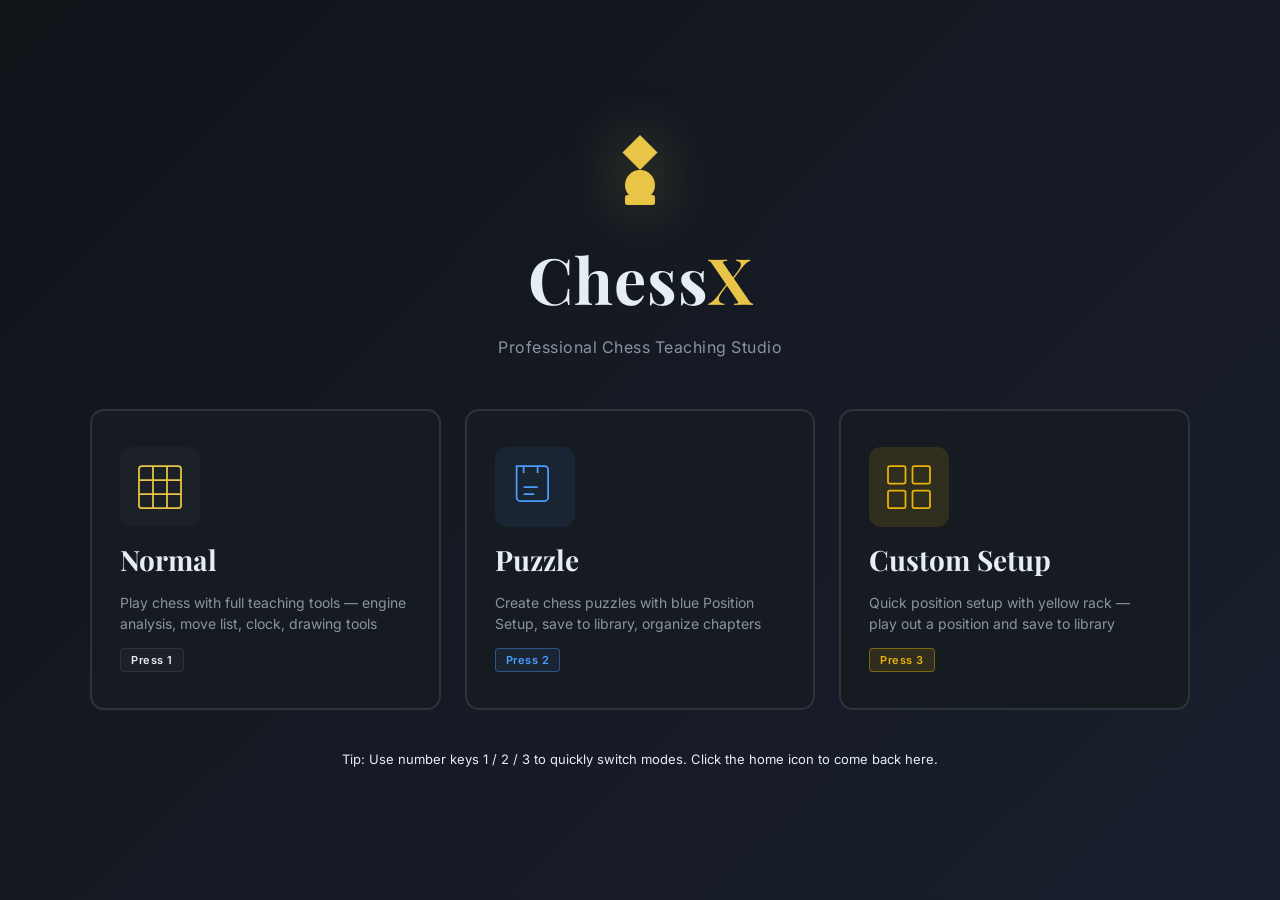
<file: index.html>
<!DOCTYPE html>
<html lang="en">
<head>
<meta charset="UTF-8" />
<meta name="viewport" content="width=device-width, initial-scale=1.0" />
<title>ChessX — Professional Chess Teaching Studio</title>
<link rel="icon" type="image/png" href="favicon.png" />
<link rel="apple-touch-icon" href="favicon.png" />
<link rel="stylesheet" href="styles.css" />
<link rel="preconnect" href="https://fonts.googleapis.com">
<link rel="preconnect" href="https://fonts.gstatic.com" crossorigin>
<link href="https://fonts.googleapis.com/css2?family=Inter:wght@400;500;600;700;800&family=Playfair+Display:wght@600;700&display=swap" rel="stylesheet">
</head>
<body>

<!-- ================= TOP BAR ================= -->
<header class="topbar" id="topbar">
  <div class="brand">
    <button class="btn-ghost btn-home" id="btnHome" title="Home / Mode Picker (H)">
      <svg width="16" height="16" viewBox="0 0 24 24" fill="none" stroke="currentColor" stroke-width="2"><path d="M3 12l9-9 9 9M5 10v10h14V10"/></svg>
    </button>
    <svg class="brand-icon" viewBox="0 0 32 32" width="28" height="28">
      <path d="M16 2 L9 9 L16 16 L23 9 Z" fill="#e8c547"/>
      <circle cx="16" cy="22" r="6" fill="#e8c547"/>
      <rect x="10" y="26" width="12" height="4" rx="1" fill="#e8c547"/>
    </svg>
    <span class="brand-name">Chess<span>X</span></span>
    <span class="brand-tag">Teaching Studio</span>
    <span class="mode-indicator" id="modeIndicator"></span>
  </div>

  <nav class="topbar-actions">
    <button class="btn-ghost" id="btnToggleLeftSidebar" title="Toggle Tools (T)"><svg width="16" height="16" viewBox="0 0 24 24" fill="none" stroke="currentColor" stroke-width="2"><path d="M3 6h18M3 12h18M3 18h18"/></svg><span>Tools</span></button>
    <button class="btn-ghost" id="btnFlip" title="Flip Board (F)"><svg width="16" height="16" viewBox="0 0 24 24" fill="none" stroke="currentColor" stroke-width="2"><path d="M3 12h18M3 12l4-4M3 12l4 4M21 12l-4-4M21 12l-4 4"/></svg><span>Flip</span></button>
    <button class="btn-ghost" id="btnReset" title="Reset (R)"><svg width="16" height="16" viewBox="0 0 24 24" fill="none" stroke="currentColor" stroke-width="2"><path d="M3 12a9 9 0 1 0 3-6.7L3 8"/><path d="M3 3v5h5"/></svg><span>Reset</span></button>
    <button class="btn-ghost" id="btnUndo" title="Undo (Ctrl+Z)"><svg width="16" height="16" viewBox="0 0 24 24" fill="none" stroke="currentColor" stroke-width="2"><path d="M9 14l-4-4 4-4"/><path d="M5 10h11a4 4 0 0 1 0 8h-4"/></svg><span>Undo</span></button>
    <button class="btn-ghost" id="btnRedo" title="Redo (Ctrl+Y)"><svg width="16" height="16" viewBox="0 0 24 24" fill="none" stroke="currentColor" stroke-width="2"><path d="M15 14l4-4-4-4"/><path d="M19 10H8a4 4 0 0 0 0 8h4"/></svg><span>Redo</span></button>
    <button class="btn-ghost" id="btnFullscreen" title="Fullscreen"><svg width="16" height="16" viewBox="0 0 24 24" fill="none" stroke="currentColor" stroke-width="2"><path d="M3 8V3h5M21 8V3h-5M3 16v5h5M21 16v5h-5"/></svg><span>Full</span></button>
  </nav>
</header>

<!-- ================= FRONT PAGE / MODE PICKER ================= -->
<div class="front-page" id="frontPage">
  <div class="front-page-inner">
    <div class="front-page-logo">
      <svg viewBox="0 0 64 64" width="80" height="80">
        <path d="M32 4 L18 18 L32 32 L46 18 Z" fill="#e8c547"/>
        <circle cx="32" cy="44" r="12" fill="#e8c547"/>
        <rect x="20" y="52" width="24" height="8" rx="2" fill="#e8c547"/>
      </svg>
      <h1 class="front-page-title">Chess<span>X</span></h1>
      <p class="front-page-tagline">Professional Chess Teaching Studio</p>
    </div>

    <div class="mode-cards">
      <button class="mode-card mode-card-normal" id="modeCardNormal" data-mode="normal">
        <div class="mode-card-icon">
          <svg viewBox="0 0 64 64" width="56" height="56" fill="none" stroke="currentColor" stroke-width="2">
            <rect x="8" y="8" width="48" height="48" rx="3"/>
            <path d="M8 24h48M8 40h48M24 8v48M40 8v48"/>
          </svg>
        </div>
        <h2 class="mode-card-title">Normal</h2>
        <p class="mode-card-desc">Play chess with full teaching tools — engine analysis, move list, clock, drawing tools</p>
        <span class="mode-card-hotkey">Press 1</span>
      </button>

      <button class="mode-card mode-card-puzzle" id="modeCardPuzzle" data-mode="puzzle">
        <div class="mode-card-icon">
          <svg viewBox="0 0 64 64" width="56" height="56" fill="none" stroke="currentColor" stroke-width="2">
            <path d="M11 8h32a4 4 0 0 1 4 4v32a4 4 0 0 1-4 4H15a4 4 0 0 1-4-4V8z"/>
            <path d="M19 8v8M35 8v8M19 32h16M19 40h12"/>
          </svg>
        </div>
        <h2 class="mode-card-title">Puzzle</h2>
        <p class="mode-card-desc">Create chess puzzles with blue Position Setup, save to library, organize chapters</p>
        <span class="mode-card-hotkey">Press 2</span>
      </button>

      <button class="mode-card mode-card-setup" id="modeCardSetup" data-mode="setup">
        <div class="mode-card-icon">
          <svg viewBox="0 0 64 64" width="56" height="56" fill="none" stroke="currentColor" stroke-width="2">
            <rect x="8" y="8" width="20" height="20" rx="2"/>
            <rect x="36" y="8" width="20" height="20" rx="2"/>
            <rect x="8" y="36" width="20" height="20" rx="2"/>
            <rect x="36" y="36" width="20" height="20" rx="2"/>
          </svg>
        </div>
        <h2 class="mode-card-title">Custom Setup</h2>
        <p class="mode-card-desc">Quick position setup with yellow rack — play out a position and save to library</p>
        <span class="mode-card-hotkey">Press 3</span>
      </button>
    </div>

    <div class="front-page-footer">
      <p>Tip: Use number keys 1 / 2 / 3 to quickly switch modes. Click the home icon to come back here.</p>
    </div>
  </div>
</div>

<!-- ================= MAIN LAYOUT ================= -->
<main class="layout" id="layout" data-layout="focus">

  <!-- LEFT SIDEBAR: Teaching Tools -->
  <aside class="sidebar sidebar-left" id="leftSidebar">
    <!-- PUZZLE MODE POSITION SETUP (only visible in authoring mode) -->
    <div class="panel puzzle-mode-only" id="puzzleLeftPanel">
      <div class="panel-title panel-title-blue">
        <svg width="14" height="14" viewBox="0 0 24 24" fill="none" stroke="currentColor" stroke-width="2"><rect x="3" y="3" width="7" height="7"/><rect x="14" y="3" width="7" height="7"/><rect x="14" y="14" width="7" height="7"/><rect x="3" y="14" width="7" height="7"/></svg>
        Position Setup <span class="editor-subtitle">(puzzle only)</span>
      </div>
      <div class="pe-setup-hint" id="peSetupHint">Click a piece → click a square · drag pieces too · right-click to erase</div>
      <div class="pe-setup-controls">
        <button class="pe-mini" id="btnPEUndo" title="Undo">↶ Undo</button>
        <button class="pe-mini" id="btnPERedo" title="Redo">↷ Redo</button>
        <span class="pe-piece-count" id="pePieceCount">0·0</span>
        <button class="pe-mini" id="btnPEEmpty" title="Empty board">⌀ Empty</button>
        <button class="pe-mini" id="btnPEStart" title="Reset to standard">↻ Start</button>
      </div>
      <div class="pe-piece-rack" id="pePieceRack">
        <!-- Filled by JS -->
      </div>
      <div class="pe-presets">
        <button class="pe-preset" data-preset="standard">Standard</button>
        <button class="pe-preset" data-preset="empty">Empty</button>
        <button class="pe-preset" data-preset="kings">K vs K</button>
        <button class="pe-preset" data-preset="endgame_kq">K+Q vs K</button>
        <button class="pe-preset" data-preset="endgame_krk">K+R vs K</button>
        <button class="pe-preset" data-preset="castling_test">Castling</button>
      </div>
      <button class="pe-btn-capture" id="btnPEUseForPuzzle" title="Use this setup as the puzzle's starting position">
        <svg width="14" height="14" viewBox="0 0 24 24" fill="currentColor"><polygon points="5 3 19 12 5 21 5 3"/></svg>
        USE THIS POSITION FOR PUZZLE
      </button>
    </div>

    <div class="panel" id="drawingToolsPanel">
      <div class="panel-title">
        <svg width="14" height="14" viewBox="0 0 24 24" fill="none" stroke="currentColor" stroke-width="2"><path d="M12 19l7-7 3 3-7 7-3-3z"/><path d="M18 13l-1.5-7.5L2 2l3.5 14.5L13 18l5-5z"/><path d="M2 2l7.586 7.586"/><circle cx="11" cy="11" r="2"/></svg>
        Drawing Tools
      </div>
      <div class="tool-grid">
        <button class="tool-btn active" data-tool="select" title="Select / Move Pieces (V)">
          <svg viewBox="0 0 24 24" fill="currentColor"><path d="M5 3l14 8-6 2-2 6z"/></svg>
          <span>Select</span>
        </button>
        <button class="tool-btn" data-tool="arrow" title="Arrow (A)">
          <svg viewBox="0 0 24 24" fill="none" stroke="currentColor" stroke-width="2.5"><path d="M4 20 L20 4 M14 4 H20 V10" stroke-linecap="round" stroke-linejoin="round"/></svg>
          <span>Arrow</span>
        </button>
        <button class="tool-btn" data-tool="circle" title="Circle (C)">
          <svg viewBox="0 0 24 24" fill="none" stroke="currentColor" stroke-width="2.5"><circle cx="12" cy="12" r="8"/></svg>
          <span>Circle</span>
        </button>
        <button class="tool-btn" data-tool="highlight" title="Highlight (H)">
          <svg viewBox="0 0 24 24" fill="currentColor"><rect x="4" y="4" width="16" height="16" rx="2"/></svg>
          <span>Highlight</span>
        </button>
        <button class="tool-btn" data-tool="rectangle" title="Rectangle (R)">
          <svg viewBox="0 0 24 24" fill="none" stroke="currentColor" stroke-width="2.5"><rect x="4" y="4" width="16" height="16"/></svg>
          <span>Rect</span>
        </button>
        <button class="tool-btn" data-tool="eraser" title="Eraser (E)">
          <svg viewBox="0 0 24 24" fill="none" stroke="currentColor" stroke-width="2"><path d="M20 20H7L3 16l9-9 9 9-5 5"/><line x1="18" y1="13" x2="9" y2="22"/></svg>
          <span>Eraser</span>
        </button>
      </div>
      <div class="color-row">
        <span class="color-label">Color</span>
        <button class="color-dot active" style="--c:#ef4444" data-color="#ef4444" title="Red"></button>
        <button class="color-dot" style="--c:#22c55e" data-color="#22c55e" title="Green"></button>
        <button class="color-dot" style="--c:#3b82f6" data-color="#3b82f6" title="Blue"></button>
        <button class="color-dot" style="--c:#eab308" data-color="#eab308" title="Yellow"></button>
        <button class="color-dot" style="--c:#f97316" data-color="#f97316" title="Orange"></button>
        <button class="color-dot" style="--c:#a855f7" data-color="#a855f7" title="Purple"></button>
        <button class="color-dot" style="--c:#ffffff" data-color="#ffffff" title="White"></button>
      </div>
      <button class="btn-danger-full" id="btnClearAnnotations">
        <svg width="14" height="14" viewBox="0 0 24 24" fill="none" stroke="currentColor" stroke-width="2"><path d="M3 6h18M8 6V4a2 2 0 0 1 2-2h4a2 2 0 0 1 2 2v2m3 0v14a2 2 0 0 1-2 2H7a2 2 0 0 1-2-2V6"/></svg>
        Clear Annotations
      </button>
    </div>

    <div class="panel" id="yellowPositionSetupPanel">
      <div class="panel-title">
        <svg width="14" height="14" viewBox="0 0 24 24" fill="none" stroke="currentColor" stroke-width="2"><rect x="3" y="3" width="7" height="7"/><rect x="14" y="3" width="7" height="7"/><rect x="14" y="14" width="7" height="7"/><rect x="3" y="14" width="7" height="7"/></svg>
        Position Setup
      </div>
      <div class="position-editor">
        <div class="setup-hint" id="setupHint">Click a piece in rack OR double-click a board piece · drag pieces too</div>
        <div class="setup-tools">
          <button class="btn-mini" id="btnSetupUndo" title="Undo (Ctrl+Z)">↶ Undo</button>
          <button class="btn-mini" id="btnSetupRedo" title="Redo (Ctrl+Y)">↷ Redo</button>
          <span class="piece-count" id="pieceCount" title="Pieces on board: white · black">0·0</span>
        </div>
        <div class="piece-rack" id="pieceRack">
          <!-- Filled by JS — drag pieces or click to select -->
        </div>
        <div class="preset-grid">
          <button class="preset-btn" data-preset="standard" title="Standard starting position">Standard</button>
          <button class="preset-btn" data-preset="empty" title="Empty board">Empty</button>
          <button class="preset-btn" data-preset="kings" title="Just the two kings">K vs K</button>
          <button class="preset-btn" data-preset="endgame_kq" title="King + Queen vs King">K+Q vs K</button>
          <button class="preset-btn" data-preset="endgame_krk" title="King + Rook vs King">K+R vs K</button>
          <button class="preset-btn" data-preset="castling_test" title="Castling test position">Castling</button>
        </div>
        <div class="pos-controls">
          <label class="checkbox-row"><input type="checkbox" id="optWhiteCastleK"> <span>White O-O</span></label>
          <label class="checkbox-row"><input type="checkbox" id="optWhiteCastleQ"> <span>White O-O-O</span></label>
          <label class="checkbox-row"><input type="checkbox" id="optBlackCastleK"> <span>Black O-O</span></label>
          <label class="checkbox-row"><input type="checkbox" id="optBlackCastleQ"> <span>Black O-O-O</span></label>
          <div class="row">
            <span class="small-label">Side to move</span>
            <select id="optSideToMove">
              <option value="w">White</option>
              <option value="b">Black</option>
            </select>
          </div>
          <div class="row">
            <span class="small-label">En passant</span>
            <select id="optEnPassant">
              <option value="-">—</option>
              <option value="a3">a3</option><option value="b3">b3</option><option value="c3">c3</option>
              <option value="d3">d3</option><option value="e3">e3</option><option value="f3">f3</option>
              <option value="g3">g3</option><option value="h3">h3</option>
              <option value="a6">a6</option><option value="b6">b6</option><option value="c6">c6</option>
              <option value="d6">d6</option><option value="e6">e6</option><option value="f6">f6</option>
              <option value="g6">g6</option><option value="h6">h6</option>
            </select>
          </div>
          <div class="row">
            <span class="small-label">Halfmove</span>
            <input type="number" id="optHalfmove" min="0" max="100" value="0" style="width:60px">
            <span class="small-label">Fullmove</span>
            <input type="number" id="optFullmove" min="1" max="500" value="1" style="width:60px">
          </div>
          <button class="btn-primary-full" id="btnStartFromPosition">
            <svg width="14" height="14" viewBox="0 0 24 24" fill="currentColor"><polygon points="5 3 19 12 5 21 5 3"/></svg>
            START FROM POSITION
          </button>
          <div class="row">
            <button class="btn-ghost-full" id="btnClearBoard">Clear Board</button>
            <button class="btn-ghost-full" id="btnLoadStandard">Reset to Start</button>
          </div>
        </div>
      </div>
    </div>

    <div class="panel" id="yellowFenPanel">
      <div class="panel-title">
        <svg width="14" height="14" viewBox="0 0 24 24" fill="none" stroke="currentColor" stroke-width="2"><polyline points="16 18 22 12 16 6"/><polyline points="8 6 2 12 8 18"/></svg>
        FEN
      </div>
      <textarea id="fenInput" rows="2" placeholder="Paste FEN..."></textarea>
      <div class="row">
        <button class="btn-ghost-full" id="btnLoadFen">Load FEN</button>
        <button class="btn-ghost-full" id="btnCopyFen">Copy</button>
      </div>
    </div>

    <div class="panel" id="themesPanel">
      <div class="panel-title">
        <svg width="14" height="14" viewBox="0 0 24 24" fill="none" stroke="currentColor" stroke-width="2"><rect x="2" y="3" width="20" height="14" rx="2"/><line x1="8" y1="21" x2="16" y2="21"/><line x1="12" y1="17" x2="12" y2="21"/></svg>
        Themes
      </div>
      <div class="theme-grid" id="themeGrid">
        <button class="theme-btn active" data-theme="classic" title="Classic">
          <div class="theme-preview">
            <div class="t-light"></div><div class="t-dark"></div>
            <div class="t-light"></div><div class="t-dark"></div>
          </div>
          <span>Classic</span>
        </button>
        <button class="theme-btn" data-theme="tournament" title="Tournament">
          <div class="theme-preview">
            <div class="t-light" style="background:#f0d9b5"></div><div class="t-dark" style="background:#b58863"></div>
            <div class="t-light" style="background:#f0d9b5"></div><div class="t-dark" style="background:#b58863"></div>
          </div>
          <span>Tournament</span>
        </button>
        <button class="theme-btn" data-theme="wooden" title="Wooden">
          <div class="theme-preview">
            <div class="t-light" style="background:#eedab9"></div><div class="t-dark" style="background:#7a4f2a"></div>
            <div class="t-light" style="background:#eedab9"></div><div class="t-dark" style="background:#7a4f2a"></div>
          </div>
          <span>Wooden</span>
        </button>
        <button class="theme-btn" data-theme="dark" title="Dark">
          <div class="theme-preview">
            <div class="t-light" style="background:#4a5568"></div><div class="t-dark" style="background:#1a202c"></div>
            <div class="t-light" style="background:#4a5568"></div><div class="t-dark" style="background:#1a202c"></div>
          </div>
          <span>Dark</span>
        </button>
        <button class="theme-btn" data-theme="minimal" title="Minimal">
          <div class="theme-preview">
            <div class="t-light" style="background:#ffffff"></div><div class="t-dark" style="background:#e5e5e5"></div>
            <div class="t-light" style="background:#ffffff"></div><div class="t-dark" style="background:#e5e5e5"></div>
          </div>
          <span>Minimal</span>
        </button>
        <button class="theme-btn" data-theme="green" title="Green">
          <div class="theme-preview">
            <div class="t-light" style="background:#ebecd0"></div><div class="t-dark" style="background:#739552"></div>
            <div class="t-light" style="background:#ebecd0"></div><div class="t-dark" style="background:#739552"></div>
          </div>
          <span>Green</span>
        </button>
      </div>
      <div class="row">
        <span class="small-label">Pieces</span>
        <select id="pieceStyle">
          <option value="alpha">Alpha</option>
          <option value="merida">Merida</option>
          <option value="classic">Classic</option>
        </select>
      </div>
    </div>
  </aside>

  <!-- CENTER: BOARD AREA -->
  <section class="board-area" id="boardArea">
    <div class="board-wrapper" id="boardWrapper">
      <div class="board-meta-top" id="boardMetaTop">
        <div class="player-info">
          <div class="player-flag" id="playerTop"></div>
          <div class="player-name" id="playerTopName">Black</div>
          <div class="captured" id="capturedTop"></div>
        </div>
      </div>

      <div class="board-container" id="boardContainer">
        <div class="board" id="board"></div>
        <svg class="board-svg" id="boardSvg" xmlns="http://www.w3.org/2000/svg"></svg>
      </div>

      <div class="board-meta-bottom">
        <div class="player-info">
          <div class="player-flag" id="playerBottom"></div>
          <div class="player-name" id="playerBottomName">White</div>
          <div class="captured" id="capturedBottom"></div>
        </div>
      </div>
    </div>

    <!-- Authoring Toolbar (visible only in puzzle authoring mode) -->
    <div class="authoring-toolbar">
      <button id="btnAuthoringCapture" title="Capture current board position as puzzle start">
        📸 Capture Position
      </button>
      <button id="btnAuthoringLoad" title="Load puzzle's FEN to board">
        ⬇ Load
      </button>
      <span class="separator"></span>
      <button id="btnAuthoringNew" title="Start new puzzle">
        ➕ New
      </button>
      <button id="btnAuthoringSave" class="primary" title="Save puzzle">
        💾 SAVE
      </button>
      <span class="separator"></span>
      <button id="btnAuthoringTest" title="Test puzzle from student view">
        ▶ Test
      </button>
      <button id="btnAuthoringExit" class="danger" title="Exit authoring mode">
        ✕ Exit
      </button>
    </div>

    <!-- Puzzle Overlay -->
    <div class="puzzle-overlay hidden" id="puzzleOverlay">
      <div class="puzzle-card">
        <div class="puzzle-title">YOUR MOVE?</div>
        <div class="puzzle-question" id="puzzleQuestion">What should White play here?</div>
        <button class="btn-primary-full" id="btnRevealAnswer">REVEAL ANSWER</button>
        <div class="puzzle-answer hidden" id="puzzleAnswer">
          <div class="puzzle-answer-label">Answer</div>
          <div class="puzzle-answer-move" id="puzzleAnswerMove">—</div>
        </div>
      </div>
    </div>
  </section>

  <!-- RIGHT SIDEBAR -->
  <aside class="sidebar sidebar-right" id="rightSidebar">

    <!-- Stockfish Engine -->
    <div class="panel" id="enginePanel">
      <div class="panel-title">
        <svg width="14" height="14" viewBox="0 0 24 24" fill="none" stroke="currentColor" stroke-width="2"><circle cx="12" cy="12" r="10"/><path d="M12 6v6l4 2"/></svg>
        Stockfish Analysis
        <button class="btn-icon-mini" id="btnHideEngine" title="Hide Engine">
          <svg width="12" height="12" viewBox="0 0 24 24" fill="none" stroke="currentColor" stroke-width="2"><path d="M1 12s4-8 11-8 11 8 11 8-4 8-11 8-11-8-11-8z"/><line x1="2" y1="2" x2="22" y2="22"/></svg>
        </button>
      </div>

      <div class="engine-display" id="engineDisplay">
        <div class="engine-eval">
          <div class="eval-label">Evaluation</div>
          <div class="eval-value" id="evalValue">+0.0</div>
        </div>
        <div class="engine-bar">
          <div class="bar-white" id="barWhite" style="width:50%"></div>
          <div class="bar-black" id="barBlack" style="width:50%"></div>
        </div>
        <div class="engine-info">
          <div class="info-row"><span>Best Move</span><strong id="bestMove">—</strong></div>
          <div class="info-row"><span>Depth</span><strong id="depth">0</strong></div>
          <div class="info-row"><span>Nodes</span><strong id="nodes">0</strong></div>
          <div class="info-row"><span>Status</span><strong id="engineStatus">Idle</strong></div>
        </div>
        <div class="pv-list">
          <div class="pv-title">Principal Variation</div>
          <div class="pv-moves" id="pvMoves">—</div>
        </div>
        <div class="multipv" id="multipv"></div>
        <div class="row">
          <button class="btn-ghost-full" id="btnEngineToggle">Start Analysis</button>
        </div>
        <div class="row">
          <span class="small-label">Depth</span>
          <select id="engineDepth">
            <option value="10">10</option>
            <option value="15" selected>15</option>
            <option value="20">20</option>
            <option value="25">25</option>
          </select>
          <span class="small-label">Multi-PV</span>
          <select id="engineMultiPV">
            <option value="1" selected>1</option>
            <option value="2">2</option>
            <option value="3">3</option>
            <option value="4">4</option>
          </select>
        </div>
      </div>
    </div>

    <!-- Move List -->
    <div class="panel" id="movePanel">
      <div class="panel-title">
        <svg width="14" height="14" viewBox="0 0 24 24" fill="none" stroke="currentColor" stroke-width="2"><line x1="8" y1="6" x2="21" y2="6"/><line x1="8" y1="12" x2="21" y2="12"/><line x1="8" y1="18" x2="21" y2="18"/><line x1="3" y1="6" x2="3.01" y2="6"/><line x1="3" y1="12" x2="3.01" y2="12"/><line x1="3" y1="18" x2="3.01" y2="18"/></svg>
        Move List
      </div>
      <div class="moves-wrapper">
        <div class="moves-list" id="movesList"></div>
      </div>
      <div class="row">
        <button class="btn-ghost-full" id="btnPrevMove" title="Previous (←)">← Prev</button>
        <button class="btn-ghost-full" id="btnNextMove" title="Next (→)">Next →</button>
      </div>
      <div class="row">
        <button class="btn-ghost-full" id="btnAddVariation" title="Add Variation">+ Variation</button>
        <button class="btn-ghost-full" id="btnDeleteMove">Delete Move</button>
      </div>
    </div>

    <!-- Chess Clock -->
    <div class="panel" id="clockPanel">
      <div class="panel-title">
        <svg width="14" height="14" viewBox="0 0 24 24" fill="none" stroke="currentColor" stroke-width="2"><circle cx="12" cy="12" r="10"/><polyline points="12 6 12 12 16 14"/></svg>
        Chess Clock
        <button class="btn-icon-mini" id="btnToggleClock" title="Hide Clock">
          <svg width="12" height="12" viewBox="0 0 24 24" fill="none" stroke="currentColor" stroke-width="2"><path d="M1 12s4-8 11-8 11 8 11 8-4 8-11 8-11-8-11-8z"/><line x1="2" y1="2" x2="22" y2="22"/></svg>
        </button>
      </div>
      <div class="clocks">
        <div class="clock" id="clockBlack">
          <div class="clock-time">10:00</div>
          <div class="clock-name">Black</div>
        </div>
        <div class="clock" id="clockWhite">
          <div class="clock-time">10:00</div>
          <div class="clock-name">White</div>
        </div>
      </div>
      <div class="row">
        <button class="btn-ghost-full" data-clock="blitz" data-time="180">Blitz 3:00</button>
        <button class="btn-ghost-full" data-clock="rapid" data-time="600">Rapid 10:00</button>
        <button class="btn-ghost-full" data-clock="classical" data-time="1800">Classical 30:00</button>
      </div>
      <div class="row">
        <input type="number" id="clockCustom" placeholder="Min" min="1" value="10">
        <button class="btn-ghost-full" id="btnSetCustomClock">Set</button>
      </div>
      <div class="row">
        <button class="btn-primary-full" id="btnClockToggle">Start Clock</button>
      </div>
    </div>

    <!-- Library / Chapters (advanced puzzle authoring) -->
    <div class="panel" id="libraryPanel">
      <div class="panel-title">
        <svg width="14" height="14" viewBox="0 0 24 24" fill="none" stroke="currentColor" stroke-width="2"><path d="M4 19.5A2.5 2.5 0 0 1 6.5 17H20"/><path d="M6.5 2H20v20H6.5A2.5 2.5 0 0 1 4 19.5v-15A2.5 2.5 0 0 1 6.5 2z"/></svg>
        Library / Chapters
        <button class="btn-icon-mini" id="btnNewChapter" title="New Chapter"><svg width="12" height="12" viewBox="0 0 24 24" fill="none" stroke="currentColor" stroke-width="2"><path d="M12 5v14M5 12h14"/></svg></button>
      </div>
      <div class="library-search">
        <input type="text" id="librarySearch" placeholder="Search puzzles..." />
      </div>
      <div class="library-tree" id="libraryTree">
        <!-- Filled by JS: chapters and puzzles -->
      </div>
      <div class="row">
        <button class="btn-ghost-full" id="btnImportLibrary">Import</button>
        <button class="btn-ghost-full" id="btnExportLibrary">Export</button>
      </div>
      <input type="file" id="libraryFileInput" accept=".json" style="display:none" />
    </div>

    <!-- PUZZLE EDITOR (blue accent - distinct from left Position Setup) -->
    <div class="panel puzzle-editor-panel" id="puzzleEditorPanel">
      <div class="panel-title panel-title-blue">
        <svg width="14" height="14" viewBox="0 0 24 24" fill="none" stroke="currentColor" stroke-width="2"><path d="M11 4H4a2 2 0 0 0-2 2v14a2 2 0 0 0 2 2h14a2 2 0 0 0 2-2v-7"/><path d="M18.5 2.5a2.121 2.121 0 0 1 3 3L12 15l-4 1 1-4 9.5-9.5z"/></svg>
        Puzzle Editor
        <span class="editor-subtitle">separate from Position Setup</span>
      </div>

      <!-- Quick action row at top -->
      <div class="pe-quick-actions">
        <button class="pe-action pe-action-primary" id="btnQuickPuzzle" title="Create new puzzle">
          <span class="pe-action-icon">+</span> New Puzzle
        </button>
        <button class="pe-action" id="btnQuickChapter" title="Create new chapter">
          <span class="pe-action-icon">+</span> Chapter
        </button>
        <button class="pe-action" id="btnQuickTest" title="Test puzzle as student">
          <span class="pe-action-icon">▶</span> Test
        </button>
      </div>

      <!-- Title field -->
      <div class="pe-row">
        <label>Title <span class="optional-tag">(optional)</span></label>
        <input type="text" id="puzzleTitle" placeholder="Auto-named if left blank" class="pe-input" />
      </div>

      <!-- Starting Position display -->
      <div class="pe-row">
        <label>Starting Position (FEN)</label>
        <div class="pe-fen-display" id="puzzleFenDisplay">No position set</div>
        <div class="pe-fen-actions">
          <button class="pe-mini" id="btnPECaptureBoard" title="Capture current board as puzzle position">📸 Capture Board</button>
          <button class="pe-mini" id="btnPELoadToBoard" title="Load puzzle position to board">⬇ Load to Board</button>
        </div>
        <textarea id="puzzleFen" rows="1" placeholder="FEN string..." style="display:none"></textarea>
      </div>

      <!-- BIG PRIMARY SAVE BUTTON -->
      <button class="pe-btn-save" id="btnSavePuzzle">
        <svg width="16" height="16" viewBox="0 0 24 24" fill="none" stroke="currentColor" stroke-width="2.5"><path d="M19 21H5a2 2 0 0 1-2-2V5a2 2 0 0 1 2-2h11l5 5v11a2 2 0 0 1-2 2z"/><polyline points="17 21 17 13 7 13 7 21"/><polyline points="7 3 7 8 15 8"/></svg>
        SAVE PUZZLE
      </button>

      <!-- Bottom row -->
      <div class="pe-bottom-row">
        <button class="pe-action-small" id="btnNewPuzzle">+ New</button>
        <button class="pe-action-small" id="btnDeletePuzzle" title="Delete this puzzle">🗑 Delete</button>
        <button class="pe-action-small" id="btnTestPuzzle" title="Test as student">▶ Test</button>
      </div>

      <!-- Advanced fields -->
      <details class="pe-advanced">
        <summary>▸ Advanced (optional)</summary>
        <div class="pe-row">
          <label>Question / Hint for Student</label>
          <textarea id="puzzleDescription" rows="2" placeholder="What should the player do here?" class="pe-input"></textarea>
        </div>
        <div class="pe-row">
          <label>Solution (SAN moves)</label>
          <input type="text" id="puzzleSolution" placeholder="e.g. Nxe5, Qh5+, Rd1" class="pe-input" />
        </div>
        <div class="pe-row">
          <label>Difficulty</label>
          <select id="puzzleDifficulty" class="pe-input">
            <option value="1">★ Beginner</option>
            <option value="2">★★ Easy</option>
            <option value="3" selected>★★★ Medium</option>
            <option value="4">★★★★ Hard</option>
            <option value="5">★★★★★ Expert</option>
          </select>
        </div>
        <div class="pe-row">
          <label>Tags</label>
          <input type="text" id="puzzleTags" placeholder="e.g. mate, fork, endgame" class="pe-input" />
        </div>
        <div class="pe-row">
          <label>Chapter</label>
          <select id="puzzleChapterSelect" class="pe-input">
            <!-- Filled by JS -->
          </select>
        </div>
      </details>
    </div>

  </aside>
</main>

<!-- ================= NOTIFICATION ================= -->
<div class="toast" id="toast"></div>

<script src="chess.min.js"></script>
<script src="pieces.js"></script>
<script src="engine.js"></script>
<script src="app.js"></script>
</body>
</html>
</file>
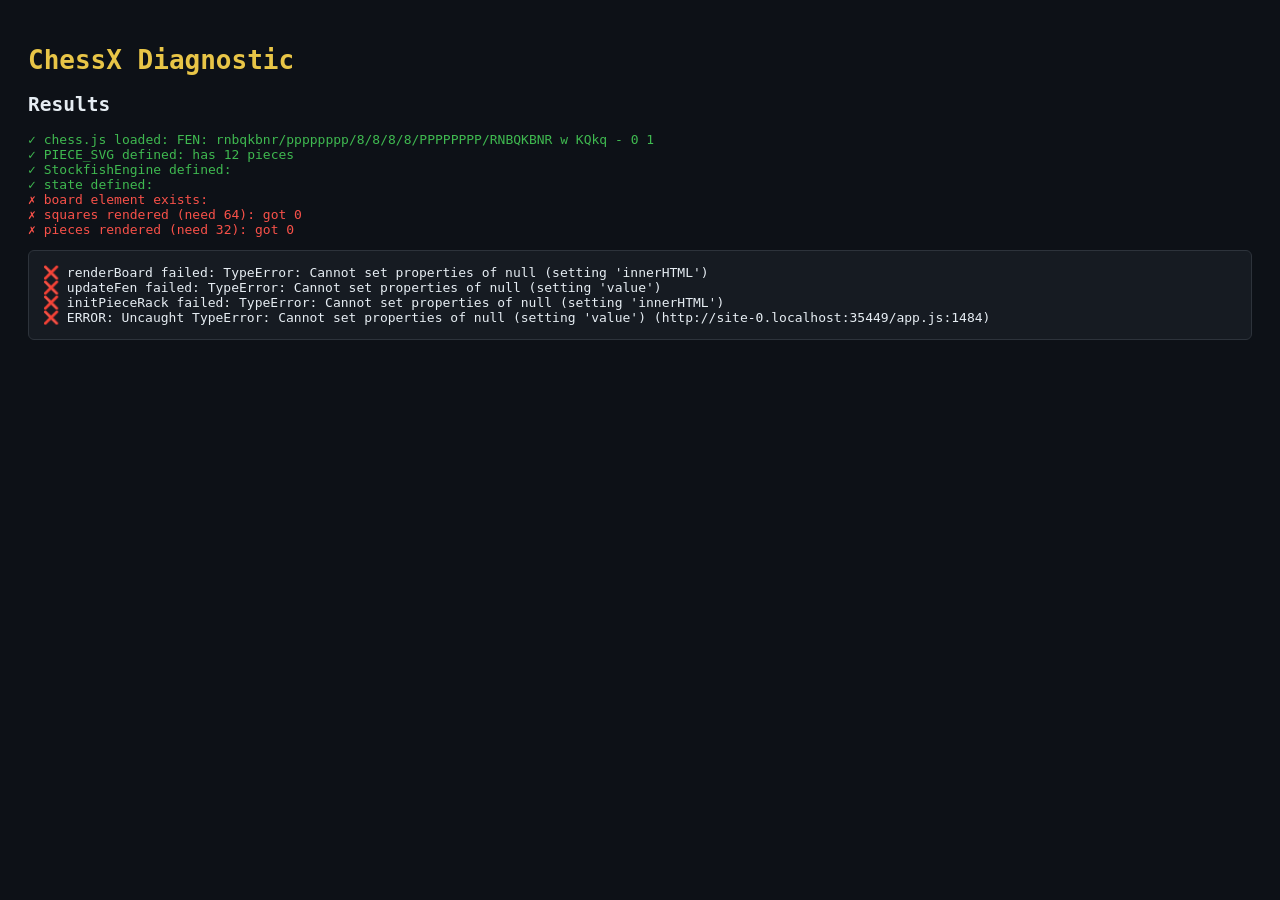
<file: test.html>
<!DOCTYPE html>
<html>
<head><title>ChessX Diagnostic</title>
<style>
  body { font-family: monospace; background: #0d1117; color: #e6edf3; padding: 20px; }
  .ok { color: #3fb950; }
  .fail { color: #f85149; }
  pre { background: #161b22; padding: 14px; border-radius: 6px; border: 1px solid #2d333b; overflow-x: auto; }
  h1 { color: #e8c547; }
</style>
</head>
<body>
<h1>ChessX Diagnostic</h1>
<div id="results">Running tests...</div>
<pre id="log"></pre>
<script>
const log = document.getElementById('log');
const origLog = console.log;
console.log = (...args) => { log.textContent += args.join(' ') + '\n'; origLog(...args); };
const origError = console.error;
console.error = (...args) => { log.textContent += '❌ ' + args.join(' ') + '\n'; origError(...args); };

window.addEventListener('error', e => {
  log.textContent += '❌ ERROR: ' + e.message + ' (' + e.filename + ':' + e.lineno + ')\n';
});

async function runTests() {
  const results = document.getElementById('results');
  const checks = [];

  // Test 1: chess.js
  try {
    if (typeof Chess === 'function') {
      const game = new Chess();
      checks.push(['chess.js loaded', true, 'FEN: ' + game.fen()]);
    } else {
      checks.push(['chess.js loaded', false, 'Chess is ' + typeof Chess]);
    }
  } catch (e) {
    checks.push(['chess.js loaded', false, e.message]);
  }

  // Test 2: PIECE_SVG
  checks.push(['PIECE_SVG defined', typeof PIECE_SVG !== 'undefined', 'has ' + (PIECE_SVG ? Object.keys(PIECE_SVG).length : 0) + ' pieces']);

  // Test 3: StockfishEngine
  checks.push(['StockfishEngine defined', typeof StockfishEngine !== 'undefined']);

  // Test 4: state
  checks.push(['state defined', typeof state !== 'undefined']);

  // Test 5: board element
  const boardEl = document.getElementById('board');
  checks.push(['board element exists', !!boardEl]);

  // Test 6: squares rendered
  const squares = boardEl ? boardEl.querySelectorAll('.square') : [];
  checks.push(['squares rendered (need 64)', squares.length === 64, 'got ' + squares.length]);

  // Test 7: pieces
  const pieces = boardEl ? boardEl.querySelectorAll('.piece') : [];
  checks.push(['pieces rendered (need 32)', pieces.length === 32, 'got ' + pieces.length]);

  // Render
  let html = '<h2>Results</h2>';
  checks.forEach(([name, ok, detail]) => {
    html += `<div class="${ok ? 'ok' : 'fail'}">${ok ? '✓' : '✗'} ${name}: ${detail || ''}</div>`;
  });
  results.innerHTML = html;
}

// Run after scripts load
setTimeout(runTests, 500);
</script>

<script src="chess.min.js"></script>
<script src="pieces.js"></script>
<script src="engine.js"></script>
<script src="app.js"></script>
</body>
</html>
</file>
<file: styles.css>
/* ============================================
   ChessX — Professional Chess Teaching Studio
   ============================================ */

:root {
  --bg-primary: #0d1117;
  --bg-secondary: #161b22;
  --bg-tertiary: #1c2128;
  --bg-panel: #1a1f26;
  --bg-elevated: #22272e;
  --border: #2d333b;
  --border-light: #373e47;

  --text-primary: #e6edf3;
  --text-secondary: #8b949e;
  --text-muted: #6e7681;

  --accent: #e8c547;
  --accent-hover: #f5d76e;
  --accent-glow: rgba(232, 197, 71, 0.25);

  --white-piece: #f5f5f5;
  --black-piece: #1a1a1a;

  --danger: #f85149;
  --success: #3fb950;
  --warning: #d29922;

  --shadow-sm: 0 2px 4px rgba(0,0,0,0.3);
  --shadow-md: 0 4px 12px rgba(0,0,0,0.4);
  --shadow-lg: 0 8px 24px rgba(0,0,0,0.5);

  --radius: 8px;
  --radius-sm: 6px;
  --radius-lg: 12px;

  --transition: all 0.18s cubic-bezier(0.4, 0, 0.2, 1);

  /* Board themes - default Classic */
  --light-sq: #ebecd0;
  --dark-sq: #739552;
  --board-border: #2d333b;
}

[data-theme="classic"] { --light-sq: #ebecd0; --dark-sq: #739552; }
[data-theme="tournament"] { --light-sq: #f0d9b5; --dark-sq: #b58863; }
[data-theme="wooden"] { --light-sq: #eedab9; --dark-sq: #7a4f2a; }
[data-theme="dark"] { --light-sq: #4a5568; --dark-sq: #1a202c; }
[data-theme="minimal"] { --light-sq: #ffffff; --dark-sq: #e5e5e5; }
[data-theme="green"] { --light-sq: #ebecd0; --dark-sq: #739552; }

* { box-sizing: border-box; margin: 0; padding: 0; }

html, body {
  height: 100%;
  overflow: hidden;
}

body {
  font-family: 'Inter', -apple-system, BlinkMacSystemFont, sans-serif;
  background: var(--bg-primary);
  color: var(--text-primary);
  font-size: 14px;
  line-height: 1.5;
  -webkit-font-smoothing: antialiased;
  -moz-osx-font-smoothing: grayscale;
  display: flex;
  flex-direction: column;
}

/* ============================================
   TOP BAR
   ============================================ */
.topbar {
  display: flex;
  align-items: center;
  justify-content: space-between;
  padding: 10px 18px;
  background: var(--bg-secondary);
  border-bottom: 1px solid var(--border);
  flex-shrink: 0;
  z-index: 10;
}

.brand {
  display: flex;
  align-items: center;
  gap: 10px;
}

.brand-icon {
  filter: drop-shadow(0 0 6px var(--accent-glow));
}

.brand-name {
  font-family: 'Playfair Display', serif;
  font-size: 22px;
  font-weight: 700;
  color: var(--text-primary);
  letter-spacing: 0.5px;
}

.brand-name span {
  color: var(--accent);
}

.brand-tag {
  font-size: 11px;
  color: var(--text-muted);
  text-transform: uppercase;
  letter-spacing: 1.5px;
  padding-left: 12px;
  margin-left: 8px;
  border-left: 1px solid var(--border);
}

.topbar-actions {
  display: flex;
  align-items: center;
  gap: 6px;
}

.divider {
  width: 1px;
  height: 22px;
  background: var(--border);
  margin: 0 6px;
}

/* Buttons */
.btn-ghost {
  background: transparent;
  color: var(--text-secondary);
  border: 1px solid var(--border);
  padding: 7px 11px;
  border-radius: var(--radius-sm);
  cursor: pointer;
  display: inline-flex;
  align-items: center;
  gap: 6px;
  font-size: 13px;
  font-weight: 500;
  transition: var(--transition);
  font-family: inherit;
}

.btn-ghost:hover {
  background: var(--bg-elevated);
  color: var(--text-primary);
  border-color: var(--border-light);
}

.btn-ghost svg { stroke: currentColor; }

/* ============================================
   LESSON HEADER
   ============================================ */
.lesson-header {
  display: flex;
  align-items: center;
  gap: 8px;
  padding: 8px 16px;
  background: var(--bg-secondary);
  border-bottom: 1px solid var(--border);
}

body.title-hidden .lesson-header { display: none; }

.lesson-title {
  flex: 1;
  background: transparent;
  border: none;
  border-bottom: 1px solid transparent;
  color: var(--text-primary);
  font-family: 'Playfair Display', serif;
  font-size: 19px;
  font-weight: 700;
  padding: 4px 0;
  outline: none;
  transition: var(--transition);
}

.lesson-title:focus { border-bottom-color: var(--accent); }
.lesson-title::placeholder { color: var(--text-muted); font-style: italic; font-weight: 600; }

.lesson-subtitle {
  flex: 1;
  background: transparent;
  border: none;
  color: var(--text-secondary);
  font-size: 13px;
  padding: 4px 0;
  outline: none;
  font-style: italic;
}

.lesson-subtitle::placeholder { color: var(--text-muted); }

.btn-icon {
  background: var(--bg-elevated);
  border: 1px solid var(--border);
  color: var(--text-secondary);
  width: 30px;
  height: 30px;
  border-radius: var(--radius-sm);
  cursor: pointer;
  display: inline-flex;
  align-items: center;
  justify-content: center;
  transition: var(--transition);
  font-family: inherit;
}

.btn-icon:hover { color: var(--text-primary); background: var(--bg-tertiary); }

.btn-icon-mini {
  background: transparent;
  border: none;
  color: var(--text-muted);
  cursor: pointer;
  margin-left: auto;
  padding: 2px;
  border-radius: 4px;
  transition: var(--transition);
  font-family: inherit;
}

.btn-icon-mini:hover { color: var(--text-primary); background: var(--bg-elevated); }

/* ============================================
   LAYOUT
   ============================================ */
.layout {
  display: grid;
  grid-template-columns: 280px 1fr 320px;
  gap: 12px;
  padding: 12px;
  flex: 1;
  min-height: 0;
  overflow: hidden;
}

.layout[data-layout="board"] { grid-template-columns: 0 1fr 0; }
.layout[data-layout="board"] .sidebar { display: none; }

/* FOCUS LAYOUT (default): hide left sidebar, narrow right sidebar — board fills most space */
.layout[data-layout="focus"] { grid-template-columns: 1fr 280px; }
.layout[data-layout="focus"] .sidebar-left { display: none; }
.layout[data-layout="focus"] .board-area { grid-column: 1; }
.layout[data-layout="focus"] .sidebar-right { grid-column: 2; }

/* PUZZLE MODE: Show BOTH sidebars (left for puzzle setup, right for puzzle editor) */
body[data-authoring="true"] .layout[data-layout="focus"] {
  grid-template-columns: 280px 1fr 280px;
}
body[data-authoring="true"] .layout[data-layout="focus"] .sidebar-left {
  display: flex;
  grid-column: 1;
}
body[data-authoring="true"] .layout[data-layout="focus"] .board-area {
  grid-column: 2;
}
body[data-authoring="true"] .layout[data-layout="focus"] .sidebar-right {
  grid-column: 3;
}

.layout[data-layout="moves"] { grid-template-columns: 0 1fr 320px; }
.layout[data-layout="moves"] .sidebar-left { display: none; }

.layout[data-layout="explain"] { grid-template-columns: 280px 1fr 0; }
.layout[data-layout="explain"] .sidebar-right { display: none; }

.layout[data-layout="present"] { grid-template-columns: 0 1fr 0; padding: 4px; }
.layout[data-layout="present"] .sidebar { display: none; }
.layout[data-layout="present"] .lesson-header { display: none; }

/* ============================================
   SIDEBARS
   ============================================ */
.sidebar {
  display: flex;
  flex-direction: column;
  gap: 12px;
  overflow-y: auto;
  overflow-x: hidden;
  padding-right: 4px;
}

.sidebar::-webkit-scrollbar { width: 6px; }
.sidebar::-webkit-scrollbar-track { background: transparent; }
.sidebar::-webkit-scrollbar-thumb { background: var(--border); border-radius: 3px; }
.sidebar::-webkit-scrollbar-thumb:hover { background: var(--border-light); }

/* Panel */
.panel {
  background: var(--bg-panel);
  border: 1px solid var(--border);
  border-radius: var(--radius);
  padding: 14px;
  transition: var(--transition);
}

.panel:hover { border-color: var(--border-light); }

.panel-title {
  display: flex;
  align-items: center;
  gap: 8px;
  font-size: 12px;
  font-weight: 700;
  color: var(--accent);
  text-transform: uppercase;
  letter-spacing: 0.8px;
  margin-bottom: 12px;
}

.panel-title svg { color: var(--accent); }

/* ============================================
   DRAWING TOOLS
   ============================================ */
.tool-grid {
  display: grid;
  grid-template-columns: repeat(3, 1fr);
  gap: 6px;
}

.tool-btn {
  background: var(--bg-tertiary);
  border: 1px solid var(--border);
  color: var(--text-secondary);
  padding: 10px 6px;
  border-radius: var(--radius-sm);
  cursor: pointer;
  display: flex;
  flex-direction: column;
  align-items: center;
  gap: 4px;
  transition: var(--transition);
  font-family: inherit;
  font-size: 11px;
  font-weight: 500;
}

.tool-btn svg { width: 18px; height: 18px; }

.tool-btn:hover {
  background: var(--bg-elevated);
  color: var(--text-primary);
  border-color: var(--border-light);
}

.tool-btn.active {
  background: var(--accent);
  color: var(--bg-primary);
  border-color: var(--accent);
  font-weight: 700;
}

.tool-btn.active svg { stroke: var(--bg-primary); }

.color-row {
  display: flex;
  align-items: center;
  gap: 6px;
  margin-top: 10px;
  padding: 8px;
  background: var(--bg-tertiary);
  border-radius: var(--radius-sm);
  border: 1px solid var(--border);
}

.color-label {
  font-size: 11px;
  color: var(--text-secondary);
  margin-right: 4px;
  font-weight: 600;
}

.color-dot {
  width: 22px;
  height: 22px;
  border-radius: 50%;
  background: var(--c);
  border: 2px solid transparent;
  cursor: pointer;
  transition: var(--transition);
  outline: none;
}

.color-dot:hover { transform: scale(1.15); }

.color-dot.active {
  border-color: var(--text-primary);
  box-shadow: 0 0 0 2px var(--bg-panel);
}

.btn-danger-full {
  background: rgba(248, 81, 73, 0.1);
  border: 1px solid rgba(248, 81, 73, 0.3);
  color: var(--danger);
  padding: 9px;
  border-radius: var(--radius-sm);
  cursor: pointer;
  margin-top: 10px;
  font-size: 12px;
  font-weight: 600;
  display: flex;
  align-items: center;
  justify-content: center;
  gap: 6px;
  transition: var(--transition);
  font-family: inherit;
}

.btn-danger-full:hover { background: rgba(248, 81, 73, 0.2); }

/* ============================================
   POSITION EDITOR
   ============================================ */
.piece-rack {
  display: grid;
  grid-template-columns: repeat(6, 1fr);
  gap: 4px;
  padding: 8px;
  background: var(--bg-tertiary);
  border-radius: var(--radius-sm);
  border: 1px solid var(--border);
  margin-bottom: 10px;
}

.rack-piece {
  width: 100%;
  aspect-ratio: 1;
  background: var(--bg-elevated);
  border: 1px solid var(--border);
  border-radius: 4px;
  cursor: pointer;
  display: flex;
  align-items: center;
  justify-content: center;
  font-size: 22px;
  transition: var(--transition);
  user-select: none;
  position: relative;
}

.rack-piece:hover { background: var(--bg-tertiary); border-color: var(--accent); }
.rack-piece.selected { background: var(--accent); }
.rack-piece.deleting { background: rgba(248, 81, 73, 0.2); border-color: var(--danger); }

.pos-controls { display: flex; flex-direction: column; gap: 6px; }

.checkbox-row {
  display: flex;
  align-items: center;
  gap: 8px;
  font-size: 12px;
  color: var(--text-secondary);
  cursor: pointer;
  padding: 4px 6px;
  border-radius: 4px;
  transition: var(--transition);
}

.checkbox-row:hover { background: var(--bg-tertiary); color: var(--text-primary); }
.checkbox-row input { accent-color: var(--accent); cursor: pointer; }

.row {
  display: flex;
  gap: 6px;
  align-items: center;
}

.row > * { flex: 1; }

.small-label {
  font-size: 11px;
  color: var(--text-muted);
  font-weight: 600;
  text-transform: uppercase;
  letter-spacing: 0.5px;
}

select, input[type="text"], input[type="number"], textarea {
  background: var(--bg-tertiary);
  border: 1px solid var(--border);
  color: var(--text-primary);
  padding: 7px 10px;
  border-radius: var(--radius-sm);
  font-family: inherit;
  font-size: 12px;
  outline: none;
  transition: var(--transition);
  width: 100%;
}

select:focus, input:focus, textarea:focus { border-color: var(--accent); }

textarea {
  resize: vertical;
  min-height: 60px;
  font-family: 'JetBrains Mono', monospace;
  font-size: 11px;
}

.btn-primary-full {
  background: var(--accent);
  color: var(--bg-primary);
  border: none;
  padding: 10px;
  border-radius: var(--radius-sm);
  cursor: pointer;
  font-size: 12px;
  font-weight: 700;
  letter-spacing: 0.5px;
  transition: var(--transition);
  font-family: inherit;
  display: flex;
  align-items: center;
  justify-content: center;
  gap: 6px;
  text-transform: uppercase;
}

.btn-primary-full:hover { background: var(--accent-hover); transform: translateY(-1px); }

.btn-ghost-full {
  background: var(--bg-tertiary);
  color: var(--text-primary);
  border: 1px solid var(--border);
  padding: 8px;
  border-radius: var(--radius-sm);
  cursor: pointer;
  font-size: 12px;
  font-weight: 600;
  transition: var(--transition);
  font-family: inherit;
}

.btn-ghost-full:hover { background: var(--bg-elevated); border-color: var(--border-light); }

/* ============================================
   BOOKMARKS
   ============================================ */
.bookmark-list {
  display: flex;
  flex-direction: column;
  gap: 4px;
  max-height: 180px;
  overflow-y: auto;
  margin-bottom: 8px;
}

.bookmark-list:empty::before {
  content: "No saved positions yet";
  color: var(--text-muted);
  font-size: 11px;
  font-style: italic;
  text-align: center;
  padding: 10px;
  display: block;
}

.bookmark-item {
  background: var(--bg-tertiary);
  border: 1px solid var(--border);
  border-radius: var(--radius-sm);
  padding: 7px 10px;
  cursor: pointer;
  display: flex;
  justify-content: space-between;
  align-items: center;
  font-size: 12px;
  transition: var(--transition);
}

.bookmark-item:hover { background: var(--bg-elevated); border-color: var(--accent); }
.bookmark-item .bm-name { color: var(--text-primary); font-weight: 500; }
.bookmark-item .bm-del {
  color: var(--text-muted);
  background: none;
  border: none;
  cursor: pointer;
  padding: 0 4px;
  font-family: inherit;
}
.bookmark-item .bm-del:hover { color: var(--danger); }

/* ============================================
   THEMES
   ============================================ */
.theme-grid {
  display: grid;
  grid-template-columns: repeat(3, 1fr);
  gap: 6px;
}

.theme-btn {
  background: var(--bg-tertiary);
  border: 1px solid var(--border);
  padding: 6px;
  border-radius: var(--radius-sm);
  cursor: pointer;
  display: flex;
  flex-direction: column;
  align-items: center;
  gap: 4px;
  transition: var(--transition);
  font-family: inherit;
}

.theme-btn:hover { border-color: var(--accent); }

.theme-btn.active { border-color: var(--accent); background: var(--bg-elevated); }

.theme-btn span {
  font-size: 10px;
  color: var(--text-secondary);
  font-weight: 600;
}

.theme-btn.active span { color: var(--accent); }

.theme-preview {
  width: 100%;
  display: grid;
  grid-template-columns: 1fr 1fr;
  grid-template-rows: 1fr 1fr;
  gap: 1px;
  aspect-ratio: 1;
  border-radius: 3px;
  overflow: hidden;
}

.t-light, .t-dark {
  width: 100%;
  height: 100%;
}

/* ============================================
   BOARD AREA
   ============================================ */
.board-area {
  display: flex;
  flex-direction: column;
  align-items: stretch;
  justify-content: center;
  position: relative;
  background: var(--bg-secondary);
  border-radius: var(--radius);
  padding: 8px;
  min-height: 0;
  overflow: hidden;
  height: 100%;
}

.board-wrapper {
  display: flex;
  flex-direction: column;
  align-items: center;
  gap: 2px;
  max-width: 100%;
  max-height: 100%;
  width: 100%;
  flex: 1 1 auto;
  min-height: 400px;
}

.board-meta-top, .board-meta-bottom {
  width: 100%;
  max-width: var(--board-size, 640px);
  padding: 2px 4px;
  flex-shrink: 0;
  min-height: 24px;
  font-size: 11px;
}

.player-info {
  display: flex;
  align-items: center;
  gap: 10px;
  font-size: 13px;
  color: var(--text-secondary);
  font-weight: 600;
}

.player-flag {
  width: 24px;
  height: 24px;
  background: var(--bg-tertiary);
  border: 1px solid var(--border);
  border-radius: 4px;
}

.player-name {
  font-weight: 700;
  color: var(--text-primary);
}

.captured {
  display: flex;
  gap: 1px;
  flex-wrap: wrap;
  font-size: 14px;
  color: var(--text-muted);
}

.board-container {
  position: relative;
  width: var(--board-size, 640px);
  height: var(--board-size, 640px);
  min-width: var(--board-size, 640px);
  min-height: var(--board-size, 640px);
  border: 3px solid var(--board-border);
  border-radius: 4px;
  box-shadow: var(--shadow-lg);
  background: #739552;
  overflow: hidden;
  flex-shrink: 0;
  aspect-ratio: 1 / 1;
}

.board {
  display: grid;
  grid-template-columns: repeat(8, 1fr);
  grid-template-rows: repeat(8, 1fr);
  width: 100%;
  height: 100%;
  position: relative;
  transition: none;
}

/* FLIP: rotate the entire board 180deg so it appears from the other side */
body[data-flipped="true"] .board {
  transform: rotate(180deg);
}

/* Counter-rotate pieces and labels so they stay upright */
body[data-flipped="true"] .board .piece,
body[data-flipped="true"] .board .coord {
  transform: rotate(180deg);
}

.square {
  width: 100%;
  height: 100%;
  display: flex;
  align-items: center;
  justify-content: center;
  position: relative;
  cursor: pointer;
  user-select: none;
}

.square.light { background: var(--light-sq); }
.square.dark { background: var(--dark-sq); }

.square.flipped-light { background: var(--dark-sq); }
.square.flipped-dark { background: var(--light-sq); }

.square.selected {
  background: rgba(232, 197, 71, 0.55) !important;
  box-shadow: inset 0 0 0 3px var(--accent);
}

.square.last-move::before {
  content: '';
  position: absolute;
  inset: 0;
  background: rgba(232, 197, 71, 0.32);
  pointer-events: none;
}

.square.check {
  background: radial-gradient(circle, rgba(248, 81, 73, 0.85) 0%, rgba(248, 81, 73, 0) 70%) !important;
}

/* Rejected / illegal click feedback — the square flashes red and shakes once
   so the player immediately knows why nothing moved. */
.square.square-reject {
  animation: squareReject 0.42s ease;
}

.square.square-reject::after {
  content: '';
  position: absolute;
  inset: 0;
  background: rgba(248, 81, 73, 0.45);
  border-radius: 2px;
  pointer-events: none;
  z-index: 5;
  animation: squareRejectFade 0.42s ease;
}

@keyframes squareReject {
  0%, 100% { transform: translateX(0); }
  20% { transform: translateX(-4px); }
  40% { transform: translateX(4px); }
  60% { transform: translateX(-3px); }
  80% { transform: translateX(3px); }
}

@keyframes squareRejectFade {
  0% { opacity: 1; }
  100% { opacity: 0; }
}

.square .move-dot {
  position: absolute;
  width: 28%;
  height: 28%;
  background: rgba(0, 0, 0, 0.25);
  border-radius: 50%;
  pointer-events: none;
  z-index: 2;
}

.square.light .move-dot { background: rgba(0, 0, 0, 0.25); }
.square.dark .move-dot { background: rgba(255, 255, 255, 0.35); }

.square .capture-dot {
  position: absolute;
  inset: 0;
  border-radius: 50%;
  border: 4px solid rgba(0, 0, 0, 0.25);
  pointer-events: none;
  z-index: 2;
  margin: 6%;
}

.square.light .capture-dot { border-color: rgba(0, 0, 0, 0.25); }
.square.dark .capture-dot { border-color: rgba(255, 255, 255, 0.4); }

.square .coord {
  position: absolute;
  font-size: 11px;
  font-weight: 700;
  pointer-events: none;
  z-index: 3;
  font-family: 'Inter', sans-serif;
}

.square .coord.file {
  right: 4px;
  bottom: 2px;
}

.square .coord.rank {
  left: 4px;
  top: 2px;
}

.square.light .coord { color: var(--dark-sq); }
.square.dark .coord { color: var(--light-sq); }

/* Pieces */
.piece {
  width: 92%;
  height: 92%;
  z-index: 4;
  pointer-events: none;
  filter: drop-shadow(0 3px 6px rgba(0,0,0,0.55));
  user-select: none;
  display: flex;
  align-items: center;
  justify-content: center;
}

.piece svg {
  width: 100%;
  height: 100%;
  display: block;
}

/* Rack pieces (in position editor) — smaller, simpler */
.rack-piece svg {
  width: 100%;
  height: 100%;
  display: block;
}

.rack-piece .piece-label {
  position: absolute;
  inset: 0;
  display: flex;
  align-items: center;
  justify-content: center;
  font-size: 22px;
  line-height: 1;
}

/* Board SVG layer */
.board-svg {
  position: absolute;
  inset: 0;
  width: 100%;
  height: 100%;
  pointer-events: none;
  z-index: 5;
}

.board-svg.eraser-mode { pointer-events: auto; cursor: crosshair; }

/* Annotations */
.annotation {
  fill-opacity: 0.6;
  stroke-opacity: 1;
  stroke-width: 3;
}

.highlight-sq {
  fill-opacity: 0.45;
}

/* Drawing preview */
.drawing-preview { stroke-opacity: 0.7; stroke-dasharray: 5,5; }

/* ============================================
   PUZZLE OVERLAY
   ============================================ */
.puzzle-overlay {
  position: absolute;
  top: 50%;
  left: 50%;
  transform: translate(-50%, -50%);
  z-index: 20;
}

.puzzle-card {
  background: rgba(13, 17, 23, 0.96);
  border: 2px solid var(--accent);
  border-radius: var(--radius-lg);
  padding: 30px 40px;
  box-shadow: var(--shadow-lg), 0 0 40px var(--accent-glow);
  text-align: center;
  min-width: 320px;
  backdrop-filter: blur(8px);
}

.puzzle-title {
  font-family: 'Playfair Display', serif;
  font-size: 32px;
  font-weight: 700;
  color: var(--accent);
  margin-bottom: 12px;
  letter-spacing: 1px;
}

.puzzle-question {
  font-size: 16px;
  color: var(--text-primary);
  margin-bottom: 20px;
  font-style: italic;
}

.puzzle-answer {
  margin-top: 20px;
  padding-top: 20px;
  border-top: 1px solid var(--border);
}

.puzzle-answer-label {
  font-size: 11px;
  color: var(--text-muted);
  text-transform: uppercase;
  letter-spacing: 1.5px;
  margin-bottom: 8px;
}

.puzzle-answer-move {
  font-size: 22px;
  color: var(--success);
  font-weight: 700;
  font-family: 'JetBrains Mono', monospace;
}

   ENGINE PANEL
   ============================================ */
.engine-display {
  display: flex;
  flex-direction: column;
  gap: 12px;
}

.engine-eval {
  display: flex;
  align-items: baseline;
  gap: 8px;
  padding: 6px 10px;
  background: var(--bg-tertiary);
  border-radius: var(--radius-sm);
  border: 1px solid var(--border);
}

.eval-label {
  font-size: 11px;
  color: var(--text-muted);
  text-transform: uppercase;
  letter-spacing: 0.5px;
  font-weight: 600;
}

.eval-value {
  font-size: 22px;
  font-weight: 700;
  color: var(--text-primary);
  font-family: 'JetBrains Mono', monospace;
  margin-left: auto;
}

.engine-bar {
  height: 8px;
  background: #1a1a1a;
  border-radius: 4px;
  overflow: hidden;
  display: flex;
  border: 1px solid var(--border);
}

.bar-white {
  background: linear-gradient(90deg, #f5f5f5, #d0d0d0);
  height: 100%;
  transition: width 0.4s ease;
}

.bar-black {
  background: linear-gradient(90deg, #2a2a2a, #0a0a0a);
  height: 100%;
  transition: width 0.4s ease;
}

.engine-info {
  background: var(--bg-tertiary);
  border-radius: var(--radius-sm);
  padding: 10px;
  border: 1px solid var(--border);
  display: flex;
  flex-direction: column;
  gap: 6px;
}

.info-row {
  display: flex;
  justify-content: space-between;
  font-size: 12px;
}

.info-row span { color: var(--text-muted); }
.info-row strong {
  color: var(--text-primary);
  font-family: 'JetBrains Mono', monospace;
  font-weight: 700;
}

.pv-list {
  background: var(--bg-tertiary);
  border-radius: var(--radius-sm);
  padding: 10px;
  border: 1px solid var(--border);
}

.pv-title {
  font-size: 11px;
  color: var(--text-muted);
  text-transform: uppercase;
  letter-spacing: 0.5px;
  margin-bottom: 6px;
  font-weight: 600;
}

.pv-moves {
  font-size: 12px;
  color: var(--text-secondary);
  font-family: 'JetBrains Mono', monospace;
  line-height: 1.6;
  word-break: break-all;
}

.multipv {
  display: flex;
  flex-direction: column;
  gap: 4px;
}

.multipv-row {
  background: var(--bg-tertiary);
  padding: 6px 10px;
  border-radius: 4px;
  font-size: 11px;
  border: 1px solid var(--border);
  font-family: 'JetBrains Mono', monospace;
  display: flex;
  gap: 8px;
}

.multipv-eval { color: var(--accent); font-weight: 700; min-width: 40px; }
.multipv-move { color: var(--text-primary); }

/* ============================================
   MOVE LIST
   ============================================ */
.moves-wrapper {
  max-height: 220px;
  overflow-y: auto;
  background: var(--bg-tertiary);
  border: 1px solid var(--border);
  border-radius: var(--radius-sm);
  padding: 8px;
}

.moves-wrapper::-webkit-scrollbar { width: 6px; }
.moves-wrapper::-webkit-scrollbar-thumb { background: var(--border); border-radius: 3px; }

.moves-list {
  font-family: 'JetBrains Mono', monospace;
  font-size: 12px;
  display: flex;
  flex-wrap: wrap;
  gap: 4px 6px;
  line-height: 1.7;
}

.move-num {
  color: var(--text-muted);
  margin-right: 2px;
  font-weight: 600;
}

.move-san {
  padding: 1px 6px;
  border-radius: 3px;
  cursor: pointer;
  color: var(--text-secondary);
  transition: var(--transition);
}

.move-san:hover { background: var(--bg-elevated); color: var(--text-primary); }
.move-san.current { background: var(--accent); color: var(--bg-primary); font-weight: 700; }
.move-san.variation { color: var(--warning); font-style: italic; }

/* ============================================
   CHESS CLOCK
   ============================================ */
.clocks {
  display: grid;
  grid-template-columns: 1fr 1fr;
  gap: 6px;
  margin-bottom: 10px;
}

.clock {
  background: var(--bg-tertiary);
  border: 1px solid var(--border);
  border-radius: var(--radius-sm);
  padding: 12px;
  text-align: center;
  transition: var(--transition);
}

.clock.active {
  border-color: var(--accent);
  background: rgba(232, 197, 71, 0.1);
  box-shadow: 0 0 12px var(--accent-glow);
}

.clock-time {
  font-family: 'JetBrains Mono', monospace;
  font-size: 18px;
  font-weight: 700;
  color: var(--text-primary);
  letter-spacing: 1px;
}

.clock.low-time .clock-time { color: var(--danger); }

.clock-name {
  font-size: 10px;
  color: var(--text-muted);
  text-transform: uppercase;
  letter-spacing: 1px;
  margin-top: 4px;
}

/* ============================================
   TEACHER NOTES
   ============================================ */
#teacherNotes {
  min-height: 120px;
  font-family: 'Inter', sans-serif;
  font-size: 13px;
  line-height: 1.6;
}

  background: linear-gradient(90deg, var(--success), var(--success));
}
.toast {
  position: fixed;
  bottom: 24px;
  left: 50%;
  transform: translateX(-50%) translateY(20px);
  background: var(--bg-elevated);
  border: 1px solid var(--border-light);
  color: var(--text-primary);
  padding: 10px 18px;
  border-radius: var(--radius);
  font-size: 13px;
  font-weight: 500;
  box-shadow: var(--shadow-md);
  opacity: 0;
  pointer-events: none;
  transition: var(--transition);
  z-index: 9999;
}

.toast.show {
  opacity: 1;
  transform: translateX(-50%) translateY(0);
}

.toast.success { border-color: var(--success); }
.toast.error { border-color: var(--danger); }

/* ============================================
  position: fixed;
  inset: 0;
  background: rgba(0,0,0,0.7);
  backdrop-filter: blur(6px);
  z-index: 9999;
  display: flex;
  align-items: center;
  justify-content: center;
  padding: 20px;
}

.modal-content {
  background: var(--bg-panel);
  border: 1px solid var(--border-light);
  border-radius: var(--radius-lg);
  padding: 22px;
  max-width: 600px;
  width: 100%;
  box-shadow: var(--shadow-lg);
}

.modal-header {
  display: flex;
  align-items: center;
  justify-content: space-between;
  margin-bottom: 14px;
}

.modal-header h3 {
  font-family: 'Playfair Display', serif;
  color: var(--text-primary);
  font-size: 20px;
}

.modal-actions {
  display: flex;
  gap: 10px;
  margin-top: 16px;
}

/* ============================================
   UTILS
   ============================================ */
.hidden { display: none !important; }

/* ============================================
   RESPONSIVE
   ============================================ */
@media (max-width: 1100px) {
  .layout { grid-template-columns: 240px 1fr 280px; }
}

@media (max-width: 900px) {
  .layout { grid-template-columns: 1fr; grid-template-rows: auto 1fr auto; }
  .sidebar { max-height: 200px; }
  .sidebar-left { order: 2; }
  .sidebar-right { order: 3; }
  .board-area { order: 1; min-height: 400px; }
  .topbar-actions .btn-ghost span { display: none; }
  .brand-tag { display: none; }
}

@media (max-width: 600px) {
  .topbar { padding: 8px 10px; }
  .lesson-header { padding: 8px 12px; flex-wrap: wrap; }
  .lesson-title { font-size: 16px; }
  .lesson-subtitle { font-size: 12px; }
  .layout { padding: 6px; gap: 6px; }
  .board-area { padding: 8px; }
}

/* Tablet landscape */
@media (min-width: 768px) and (max-width: 1024px) and (orientation: landscape) {
  .layout { grid-template-columns: 240px 1fr 280px; }
}


/* ============================================
   RIGHT SIDEBAR — fill remaining height
   ============================================ */
.sidebar-right {
  height: 100%;
  min-height: 0;
}

/* Teacher notes panel grows to fill remaining space, textarea expands */
.sidebar-right #notesPanel {
  display: flex;
  flex-direction: column;
  flex: 1 1 auto;
  min-height: 180px;
}

.sidebar-right #notesPanel textarea {
  flex: 1 1 auto;
  resize: none;
  min-height: 120px;
}


/* ============================================
   LEFT SIDEBAR TOGGLE (when hidden via Tools button)
   ============================================ */
.layout.left-sidebar-visible { grid-template-columns: 280px 1fr 280px; }
.layout.left-sidebar-visible .sidebar-left { display: flex; }
.layout.left-sidebar-visible .sidebar-left { grid-column: 1; }
.layout.left-sidebar-visible .board-area { grid-column: 2; }
.layout.left-sidebar-visible .sidebar-right { grid-column: 3; }


/* ============================================
   ADVANCED POSITION SETUP
   ============================================ */
.setup-hint {
  font-size: 11px;
  color: var(--text-muted);
  padding: 6px 8px;
  background: var(--bg-tertiary);
  border-radius: var(--radius-sm);
  margin-bottom: 8px;
  line-height: 1.4;
}
.setup-hint.active {
  background: rgba(232, 197, 71, 0.15);
  border: 1px solid var(--accent);
  color: var(--accent);
}
.setup-hint .hint-active {
  color: var(--accent);
  font-weight: 600;
}

.setup-tools {
  display: flex;
  align-items: center;
  gap: 4px;
  margin-bottom: 8px;
}

.btn-mini {
  background: var(--bg-elevated);
  border: 1px solid var(--border);
  color: var(--text-secondary);
  padding: 4px 8px;
  border-radius: 4px;
  font-size: 11px;
  font-weight: 600;
  cursor: pointer;
  font-family: inherit;
  transition: var(--transition);
}
.btn-mini:hover { background: var(--bg-tertiary); color: var(--text-primary); }
.btn-mini:disabled { opacity: 0.3; cursor: not-allowed; }

.piece-count {
  margin-left: auto;
  font-family: 'JetBrains Mono', monospace;
  font-size: 12px;
  font-weight: 700;
  padding: 3px 8px;
  background: var(--bg-elevated);
  border-radius: 4px;
  border: 1px solid var(--border);
}
.piece-count .count-w { color: #ffffff; }
.piece-count .count-b { color: var(--text-primary); }
.piece-count .count-sep { color: var(--text-muted); margin: 0 2px; }

.preset-grid {
  display: grid;
  grid-template-columns: 1fr 1fr;
  gap: 4px;
  margin-bottom: 8px;
}

.preset-btn {
  background: var(--bg-elevated);
  border: 1px solid var(--border);
  color: var(--text-secondary);
  padding: 6px 8px;
  border-radius: 4px;
  font-size: 11px;
  font-weight: 600;
  cursor: pointer;
  font-family: inherit;
  transition: var(--transition);
}
.preset-btn:hover { background: var(--accent); color: var(--bg-primary); border-color: var(--accent); }

/* Drag visual feedback */
.rack-piece.dragging {
  opacity: 0.5;
  transform: scale(0.95);
}

/* Drop target highlight on board squares */
.square.drop-target {
  cursor: copy;
}
.square.drop-target:hover {
  background: rgba(232, 197, 71, 0.4) !important;
  box-shadow: inset 0 0 0 2px var(--accent);
}

/* Highlight the source square when piece was picked from board */
.square.held-source {
  box-shadow: inset 0 0 0 3px var(--danger);
}

/* Highlight the held piece on board */
.piece.held {
  opacity: 0.5;
}

/* Position editor scrollable when many panels */
.position-editor {
  max-height: 380px;
  overflow-y: auto;
  padding-right: 4px;
}
.position-editor::-webkit-scrollbar { width: 6px; }
.position-editor::-webkit-scrollbar-track { background: transparent; }
.position-editor::-webkit-scrollbar-thumb { background: var(--border); border-radius: 3px; }


/* ============================================
   LIBRARY / CHAPTERS (advanced puzzle authoring)
   ============================================ */
.library-search {
  margin-bottom: 8px;
}
.library-search input {
  width: 100%;
  background: var(--bg-tertiary);
  border: 1px solid var(--border);
  color: var(--text-primary);
  padding: 5px 8px;
  border-radius: 4px;
  font-family: inherit;
  font-size: 12px;
  outline: none;
}
.library-search input:focus {
  border-color: var(--accent);
}

.library-tree {
  max-height: 220px;
  overflow-y: auto;
  background: var(--bg-tertiary);
  border: 1px solid var(--border);
  border-radius: var(--radius-sm);
  padding: 4px;
  margin-bottom: 8px;
}
.library-tree::-webkit-scrollbar { width: 6px; }
.library-tree::-webkit-scrollbar-thumb { background: var(--border); border-radius: 3px; }

.library-empty {
  padding: 16px 8px;
  text-align: center;
  color: var(--text-muted);
  font-size: 11px;
}

.library-empty-chapter {
  padding: 6px 10px;
  text-align: center;
  color: var(--text-muted);
  font-size: 10px;
  font-style: italic;
}

.library-chapter {
  margin-bottom: 2px;
}
.library-chapter-header {
  display: flex;
  align-items: center;
  gap: 4px;
  padding: 6px 8px;
  border-radius: 4px;
  cursor: pointer;
  font-weight: 600;
  font-size: 12px;
  color: var(--text-primary);
  user-select: none;
  transition: var(--transition);
}
.library-chapter-header:hover {
  background: var(--bg-elevated);
}
.library-chapter-header.active {
  background: rgba(232, 197, 71, 0.15);
  color: var(--accent);
}
.chapter-caret {
  display: inline-block;
  width: 12px;
  font-size: 9px;
  transition: transform 0.2s;
  color: var(--text-muted);
}
.library-chapter-header.expanded .chapter-caret {
  transform: rotate(90deg);
}
.chapter-name {
  flex: 1;
  overflow: hidden;
  text-overflow: ellipsis;
  white-space: nowrap;
}
.chapter-count {
  font-size: 10px;
  color: var(--text-muted);
  font-weight: normal;
  padding: 2px 6px;
  background: var(--bg-primary);
  border-radius: 8px;
}
.chapter-actions {
  display: flex;
  gap: 2px;
}
.library-chapter-header:hover .chapter-actions {
  background: rgba(232, 197, 71, 0.1);
}
.chapter-action {
  background: transparent;
  border: 1px solid var(--border);
  color: var(--text-secondary);
  cursor: pointer;
  font-size: 12px;
  padding: 2px 6px;
  border-radius: 4px;
  font-weight: 600;
  transition: var(--transition);
}
.chapter-action:hover {
  background: var(--accent);
  color: var(--bg-primary);
  border-color: var(--accent);
}

.library-puzzles {
  padding-left: 16px;
  display: none;
}
.library-chapter-header.expanded + .library-puzzles {
  display: block;
}
.library-puzzle {
  display: flex;
  align-items: center;
  gap: 6px;
  padding: 4px 8px;
  border-radius: 4px;
  cursor: pointer;
  font-size: 12px;
  color: var(--text-secondary);
  transition: var(--transition);
}
.library-puzzle:hover {
  background: var(--bg-elevated);
  color: var(--text-primary);
}
.library-puzzle.active {
  background: var(--accent);
  color: var(--bg-primary);
}
.puzzle-difficulty {
  font-size: 9px;
  letter-spacing: 0.5px;
  color: var(--accent);
  flex-shrink: 0;
}
.library-puzzle.active .puzzle-difficulty {
  color: var(--bg-primary);
}
.puzzle-name {
  flex: 1;
  overflow: hidden;
  text-overflow: ellipsis;
  white-space: nowrap;
}
.puzzle-actions {
  display: flex;
  gap: 4px;
}
.library-puzzle:hover .puzzle-actions {
  background: rgba(239, 68, 68, 0.08);
}
.puzzle-action {
  background: transparent;
  border: 1px solid var(--border);
  color: var(--text-secondary);
  cursor: pointer;
  font-size: 11px;
  padding: 1px 5px;
  border-radius: 3px;
  font-weight: 600;
  transition: var(--transition);
}
.puzzle-action:hover {
  background: #ef4444;
  color: white;
  border-color: #ef4444;
}

/* ============================================
   PUZZLE EDITOR
   ============================================ */
.editor-row {
  margin-bottom: 8px;
}
.optional-tag {
  color: var(--text-muted);
  font-size: 9px;
  font-weight: 400;
  margin-left: 6px;
  font-style: italic;
  text-transform: none;
  letter-spacing: 0;
}
.fen-row {
  border: 1px solid var(--border);
  border-radius: 6px;
  padding: 8px;
  background: var(--bg-tertiary);
  margin-bottom: 10px;
}
.btn-save-puzzle-big {
  width: 100%;
  background: linear-gradient(135deg, var(--accent) 0%, #d4af30 100%);
  color: var(--bg-primary);
  border: none;
  padding: 14px;
  border-radius: 8px;
  cursor: pointer;
  font-size: 14px;
  font-weight: 800;
  letter-spacing: 1.2px;
  transition: var(--transition);
  font-family: inherit;
  display: flex;
  align-items: center;
  justify-content: center;
  gap: 8px;
  margin-top: 8px;
  margin-bottom: 8px;
  text-transform: uppercase;
  box-shadow: 0 2px 12px rgba(232, 197, 71, 0.3);
}
.btn-save-puzzle-big:hover {
  background: linear-gradient(135deg, var(--accent-hover) 0%, #e8c547 100%);
  transform: translateY(-1px);
  box-shadow: 0 4px 18px rgba(232, 197, 71, 0.45);
}
.btn-save-puzzle-big:active {
  transform: translateY(0);
}
.puzzle-editor-bottom-row {
  display: flex;
  gap: 6px;
  margin-bottom: 8px;
}
.puzzle-editor-bottom-row button {
  flex: 1;
  background: var(--bg-tertiary);
  border: 1px solid var(--border);
  color: var(--text-secondary);
  padding: 6px 8px;
  border-radius: 4px;
  font-size: 11px;
  font-weight: 600;
  cursor: pointer;
  font-family: inherit;
  transition: var(--transition);
}
.puzzle-editor-bottom-row button:hover {
  background: var(--bg-elevated);
  color: var(--text-primary);
}
.advanced-fields {
  margin-top: 8px;
  border-top: 1px dashed var(--border);
  padding-top: 8px;
}
.advanced-fields summary {
  cursor: pointer;
  color: var(--text-muted);
  font-size: 11px;
  font-weight: 600;
  text-transform: uppercase;
  letter-spacing: 0.5px;
  padding: 6px 4px;
  border-radius: 4px;
  user-select: none;
  transition: var(--transition);
}
.advanced-fields summary:hover {
  color: var(--accent);
  background: var(--bg-tertiary);
}
.advanced-fields[open] summary {
  color: var(--accent);
  margin-bottom: 8px;
}
.advanced-fields .editor-row {
  margin-top: 8px;
}
.editor-row .small-label {
  display: block;
  margin-bottom: 4px;
}
.editor-row input[type="text"],
.editor-row select,
.editor-row textarea {
  width: 100%;
  background: var(--bg-tertiary);
  border: 1px solid var(--border);
  color: var(--text-primary);
  padding: 5px 8px;
  border-radius: 4px;
  font-family: inherit;
  font-size: 12px;
  outline: none;
  resize: vertical;
}
.editor-row input[type="text"]:focus,
.editor-row select:focus,
.editor-row textarea:focus {
  border-color: var(--accent);
}
.editor-row .row {
  margin-bottom: 4px;
}
.chapter-select-row select {
  width: 100%;
}


/* ============================================
   AUTHORING MODE — visual indicator when making puzzles
   ============================================ */
body[data-authoring="true"] .board-container {
  background: linear-gradient(135deg, #739552 0%, #6d8e4d 100%) !important;
  border-color: #e8c547 !important;
  box-shadow: var(--shadow-lg), 0 0 0 3px rgba(232, 197, 71, 0.5), 0 0 30px rgba(232, 197, 71, 0.25) !important;
}

body[data-authoring="true"] .board-area {
  background: linear-gradient(180deg, rgba(232, 197, 71, 0.08) 0%, transparent 30%) !important;
  position: relative;
}

body[data-authoring="true"] .board-area::before {
  content: 'AUTHORING MODE';
  position: absolute;
  top: 8px;
  left: 50%;
  transform: translateX(-50%);
  background: rgba(232, 197, 71, 0.95);
  color: #0d1117;
  padding: 4px 14px;
  border-radius: 999px;
  font-size: 11px;
  font-weight: 700;
  letter-spacing: 1.5px;
  z-index: 50;
  box-shadow: 0 2px 10px rgba(0, 0, 0, 0.4);
  animation: authoringPulse 2s ease-in-out infinite;
}

@keyframes authoringPulse {
  0%, 100% { box-shadow: 0 2px 10px rgba(0, 0, 0, 0.4), 0 0 0 0 rgba(232, 197, 71, 0.5); }
  50% { box-shadow: 0 2px 10px rgba(0, 0, 0, 0.4), 0 0 0 8px rgba(232, 197, 71, 0); }
}

body[data-authoring="true"] .board-container::after {
  content: '';
  position: absolute;
  inset: 0;
  border: 3px dashed rgba(232, 197, 71, 0.4);
  pointer-events: none;
  border-radius: 4px;
}

/* Authoring toolbar — sits BELOW the board, never overlaps board squares */
.authoring-toolbar {
  display: none;
  align-items: center;
  justify-content: center;
  flex-wrap: wrap;
  gap: 6px;
  background: rgba(13, 17, 23, 0.95);
  border: 1px solid var(--accent);
  padding: 8px 12px;
  border-radius: 8px;
  margin-top: 10px;
  box-shadow: 0 2px 12px rgba(0, 0, 0, 0.4);
  align-self: center;
}

body[data-authoring="true"] .authoring-toolbar {
  display: flex;
}

.authoring-toolbar button {
  background: transparent;
  border: none;
  color: var(--text-primary);
  cursor: pointer;
  font-size: 11px;
  font-weight: 600;
  padding: 4px 8px;
  border-radius: 4px;
  font-family: inherit;
  transition: var(--transition);
}

.authoring-toolbar button:hover {
  background: var(--accent);
  color: var(--bg-primary);
}

.authoring-toolbar button.primary {
  background: var(--accent);
  color: var(--bg-primary);
}

.authoring-toolbar button.danger {
  color: #ef4444;
}

.authoring-toolbar button.danger:hover {
  background: #ef4444;
  color: white;
}

.authoring-toolbar .separator {
  width: 1px;
  height: 16px;
  background: var(--border);
  margin: 0 4px;
}

/* ============================================
   ENHANCED PUZZLE EDITOR
   ============================================ */
.editor-row {
  margin-bottom: 10px;
}

.editor-row label {
  font-size: 10px;
  font-weight: 700;
  text-transform: uppercase;
  letter-spacing: 0.8px;
  color: var(--text-muted);
  margin-bottom: 4px;
  display: block;
}

.editor-row input,
.editor-row textarea,
.editor-row select {
  width: 100%;
  background: var(--bg-tertiary);
  border: 1px solid var(--border);
  color: var(--text-primary);
  padding: 7px 10px;
  border-radius: var(--radius-sm);
  font-family: inherit;
  font-size: 12px;
  outline: none;
  resize: vertical;
  transition: var(--transition);
}

.editor-row input:focus,
.editor-row textarea:focus,
.editor-row select:focus {
  border-color: var(--accent);
  background: var(--bg-elevated);
}

.editor-row textarea {
  font-family: inherit;
  line-height: 1.5;
  min-height: 60px;
}

.editor-row .row {
  margin-bottom: 4px;
  display: flex;
  gap: 4px;
}

.editor-row .row .btn-mini {
  flex: 1;
}

.fen-display {
  font-family: 'JetBrains Mono', monospace;
  font-size: 10px;
  word-break: break-all;
  background: var(--bg-primary);
  padding: 6px 8px;
  border-radius: 4px;
  border: 1px solid var(--border);
  color: var(--text-secondary);
  line-height: 1.4;
  max-height: 60px;
  overflow-y: auto;
}

.fen-actions {
  display: flex;
  gap: 4px;
  margin-top: 4px;
}

/* Authoring mode entry buttons - more prominent */
body[data-authoring="true"] .btn-authoring-only {
  background: var(--accent);
  color: var(--bg-primary);
  border-color: var(--accent);
}

/* Puzzle list with better visuals */
.library-puzzle {
  display: flex;
  align-items: center;
  gap: 6px;
  padding: 5px 8px;
  border-radius: 4px;
  cursor: pointer;
  font-size: 12px;
  color: var(--text-secondary);
  transition: var(--transition);
  border: 1px solid transparent;
}

.library-puzzle:hover {
  background: var(--bg-elevated);
  color: var(--text-primary);
  border-color: var(--border);
}

.library-puzzle.active {
  background: rgba(232, 197, 71, 0.2);
  color: var(--accent);
  border-color: var(--accent);
}

.puzzle-name {
  flex: 1;
  overflow: hidden;
  text-overflow: ellipsis;
  white-space: nowrap;
}

.puzzle-difficulty {
  font-size: 9px;
  letter-spacing: 0.5px;
  color: var(--accent);
  flex-shrink: 0;
  white-space: nowrap;
}

.library-puzzle.active .puzzle-difficulty {
  color: var(--accent);
}

/* Empty state */
.library-empty-state {
  padding: 24px 16px;
  text-align: center;
  color: var(--text-muted);
  font-size: 12px;
}

.library-empty-state .empty-icon {
  font-size: 24px;
  margin-bottom: 8px;
  opacity: 0.6;
}

.library-empty-state .empty-text {
  line-height: 1.5;
}

/* Chapter header with better visual */
.library-chapter-header {
  position: relative;
}

.chapter-name {
  flex: 1;
  overflow: hidden;
  text-overflow: ellipsis;
  white-space: nowrap;
}

/* Active indicator dot */
.active-indicator {
  width: 6px;
  height: 6px;
  border-radius: 50%;
  background: var(--accent);
  display: inline-block;
  margin-right: 4px;
  box-shadow: 0 0 6px var(--accent);
}

/* Quick action row */
.quick-actions {
  display: flex;
  gap: 4px;
  margin-bottom: 8px;
}

.quick-actions button {
  flex: 1;
  background: var(--bg-elevated);
  border: 1px solid var(--border);
  color: var(--text-secondary);
  padding: 6px 4px;
  border-radius: 4px;
  font-size: 10px;
  font-weight: 600;
  cursor: pointer;
  font-family: inherit;
  text-transform: uppercase;
  letter-spacing: 0.3px;
  transition: var(--transition);
}

.quick-actions button:hover {
  background: var(--accent);
  color: var(--bg-primary);
  border-color: var(--accent);
}

/* ============================================
   INLINE POSITION SETUP (inside Puzzle Editor)
   ============================================ */
.position-setup-inline {
  margin-top: 8px;
  border-top: 1px dashed var(--border);
  padding-top: 8px;
}

.setup-toggle-row {
  display: flex;
  align-items: center;
  gap: 8px;
  flex-wrap: wrap;
}

.setup-toggle-row .btn-mini.toggle {
  background: var(--bg-tertiary);
  border-color: var(--border);
}

.setup-toggle-row .btn-mini.toggle.active {
  background: var(--accent);
  color: var(--bg-primary);
  border-color: var(--accent);
}

.setup-toggle-row .btn-mini.toggle:hover {
  background: var(--accent);
  color: var(--bg-primary);
}

.setup-inline-hint {
  font-size: 10.5px;
  color: var(--text-muted);
  letter-spacing: 0.2px;
  flex: 1;
  min-width: 180px;
}

.position-setup-body {
  margin-top: 8px;
  padding: 10px;
  background: var(--bg-secondary);
  border: 1px solid var(--border);
  border-radius: 6px;
  transition: max-height 0.25s ease, opacity 0.2s ease, padding 0.2s ease, margin 0.2s ease;
  overflow: hidden;
  max-height: 600px;
  opacity: 1;
}

.position-setup-body.collapsed {
  max-height: 0;
  opacity: 0;
  padding-top: 0;
  padding-bottom: 0;
  margin-top: 0;
  border-width: 0;
}

.setup-hint-mini {
  font-size: 11px;
  color: var(--text-muted);
  margin-bottom: 8px;
  padding: 6px 8px;
  background: var(--bg-tertiary);
  border-radius: 4px;
  border: 1px solid var(--border);
  letter-spacing: 0.2px;
}

.setup-hint-mini.hint-active {
  background: rgba(232, 197, 71, 0.12);
  border-color: var(--accent);
  color: var(--text-primary);
}

.setup-hint-mini .hint-active {
  color: var(--accent);
  font-weight: 600;
}

.setup-tools-mini {
  display: flex;
  align-items: center;
  gap: 6px;
  margin-bottom: 8px;
  flex-wrap: wrap;
}

.setup-tools-mini .btn-mini {
  font-size: 10px;
  padding: 3px 7px;
}

.setup-tools-mini .setup-spacer {
  flex: 1;
}

.piece-count-mini {
  font-size: 11px;
  font-weight: 600;
  letter-spacing: 0.5px;
  padding: 2px 7px;
  background: var(--bg-tertiary);
  border-radius: 4px;
  border: 1px solid var(--border);
}

.piece-rack-mini {
  display: grid;
  grid-template-columns: repeat(6, 1fr);
  gap: 4px;
  padding: 8px;
  background: var(--bg-primary);
  border-radius: 6px;
  border: 1px solid var(--border);
  margin-bottom: 8px;
}

.rack-piece-mini {
  display: flex;
  align-items: center;
  justify-content: center;
  aspect-ratio: 1;
  background: var(--bg-secondary);
  border: 1px solid var(--border);
  border-radius: 4px;
  cursor: grab;
  transition: all 0.15s ease;
  padding: 4px;
  user-select: none;
}

.rack-piece-mini:hover {
  background: var(--bg-tertiary);
  border-color: var(--accent);
  transform: translateY(-1px);
}

.rack-piece-mini.selected {
  background: var(--accent);
  border-color: var(--accent);
  box-shadow: 0 0 0 2px rgba(232, 197, 71, 0.4);
}

.rack-piece-mini.dragging {
  opacity: 0.5;
}

.rack-piece-mini svg {
  width: 100%;
  height: 100%;
  pointer-events: none;
}

.preset-row-mini {
  display: grid;
  grid-template-columns: repeat(3, 1fr);
  gap: 4px;
  margin-bottom: 8px;
}

.preset-btn-mini {
  padding: 5px 6px;
  background: var(--bg-primary);
  border: 1px solid var(--border);
  color: var(--text-primary);
  border-radius: 4px;
  cursor: pointer;
  font-size: 10.5px;
  font-weight: 500;
  transition: all 0.15s ease;
  letter-spacing: 0.2px;
}

.preset-btn-mini:hover {
  background: var(--accent);
  color: var(--bg-primary);
  border-color: var(--accent);
}

.btn-capture-mini {
  margin-top: 4px;
  font-size: 11px !important;
  padding: 7px !important;
}

/* ============================================
   PUZZLE EDITOR — BLUE THEME (NEW DESIGN)
   ============================================ */
/* Blue accent to differentiate from yellow position setup */
:root {
  --pe-blue: #4a9eff;
  --pe-blue-glow: rgba(74, 158, 255, 0.25);
  --pe-blue-bg: rgba(74, 158, 255, 0.08);
  --pe-blue-border: rgba(74, 158, 255, 0.4);
}

.puzzle-editor-panel {
  border-color: var(--pe-blue-border) !important;
  background: linear-gradient(180deg, var(--pe-blue-bg) 0%, var(--bg-panel) 30%) !important;
  box-shadow: 0 0 0 1px var(--pe-blue-border), 0 4px 12px rgba(74, 158, 255, 0.08) !important;
}

.puzzle-editor-panel:hover {
  border-color: var(--pe-blue) !important;
}

/* Puzzle-mode-only: hidden unless authoring mode is active */
.puzzle-mode-only {
  display: none;
}

body[data-authoring="true"] .puzzle-mode-only {
  display: block;
}

/* Setup mode: HIDE the blue puzzle panel, SHOW the yellow position setup */
body[data-mode="setup"] .puzzle-mode-only {
  display: none !important;
}
body[data-mode="setup"] #yellowPositionSetupPanel,
body[data-authoring="true"][data-mode="setup"] #yellowPositionSetupPanel {
  display: block !important;
}
body[data-mode="setup"] #yellowFenPanel,
body[data-authoring="true"][data-mode="setup"] #yellowFenPanel {
  display: block !important;
}
body[data-mode="setup"] #leftSidebar .position-editor,
body[data-mode="setup"] #leftSidebar .pos-controls,
body[data-authoring="true"][data-mode="setup"] #leftSidebar .position-editor,
body[data-authoring="true"][data-mode="setup"] #leftSidebar .pos-controls {
  display: block !important;
}
body[data-mode="setup"] #drawingToolsPanel,
body[data-mode="setup"] #themesPanel {
  display: none !important;
}
/* Force left sidebar visible in setup mode with 3-column layout */
body[data-mode="setup"] #leftSidebar {
  display: flex !important;
}
body[data-mode="setup"] .layout[data-layout="focus"] {
  grid-template-columns: 280px 1fr 280px !important;
}
body[data-mode="setup"] .layout[data-layout="focus"] .sidebar-left {
  grid-column: 1 !important;
}
body[data-mode="setup"] .layout[data-layout="focus"] .board-area {
  grid-column: 2 !important;
}
body[data-mode="setup"] .layout[data-layout="focus"] .sidebar-right {
  grid-column: 3 !important;
}

/* ============================================
   SETUP MODE: HIDE puzzle editor, library, move list,
   chess clock, engine analysis. Only show what's needed
   for setting up a position: Position Setup + FEN.
   ============================================ */
body[data-mode="setup"] #puzzleEditorPanel,
body[data-mode="setup"] #libraryPanel,
body[data-mode="setup"] #enginePanel,
body[data-mode="setup"] #movePanel,
body[data-mode="setup"] #clockPanel {
  display: none !important;
}

/* When in puzzle mode, HIDE all panels that have no purpose in puzzle editing
   (Drawing Tools, Themes, yellow Position Setup + yellow FEN — replaced by blue puzzle setup) */
body[data-authoring="true"] #leftSidebar .position-editor,
body[data-authoring="true"] #leftSidebar .pos-controls,
body[data-authoring="true"] #yellowPositionSetupPanel,
body[data-authoring="true"] #yellowFenPanel,
body[data-authoring="true"] #drawingToolsPanel,
body[data-authoring="true"] #themesPanel {
  display: none !important;
}

.panel-title-blue {
  color: var(--pe-blue) !important;
}

.panel-title-blue svg {
  color: var(--pe-blue) !important;
}

.editor-subtitle {
  margin-left: auto;
  font-size: 9px;
  color: var(--text-muted);
  font-style: italic;
  font-weight: 400;
  text-transform: none;
  letter-spacing: 0;
}

/* Quick actions row */
.pe-quick-actions {
  display: flex;
  gap: 4px;
  margin-bottom: 10px;
}

.pe-action {
  flex: 1;
  background: var(--bg-tertiary);
  border: 1px solid var(--pe-blue-border);
  color: var(--text-secondary);
  padding: 7px 6px;
  border-radius: 5px;
  font-size: 11px;
  font-weight: 600;
  cursor: pointer;
  font-family: inherit;
  transition: var(--transition);
  display: flex;
  align-items: center;
  justify-content: center;
  gap: 4px;
}

.pe-action:hover {
  background: var(--pe-blue);
  color: var(--bg-primary);
  border-color: var(--pe-blue);
}

.pe-action-primary {
  background: var(--pe-blue);
  color: var(--bg-primary);
  border-color: var(--pe-blue);
}

.pe-action-primary:hover {
  background: #6db1ff;
  border-color: #6db1ff;
}

.pe-action-icon {
  font-size: 13px;
  font-weight: 800;
}

/* Rows */
.pe-row {
  margin-bottom: 10px;
}

.pe-row label {
  display: block;
  font-size: 10px;
  font-weight: 700;
  text-transform: uppercase;
  letter-spacing: 0.8px;
  color: var(--text-muted);
  margin-bottom: 4px;
}

.pe-input {
  width: 100%;
  background: var(--bg-tertiary);
  border: 1px solid var(--border);
  color: var(--text-primary);
  padding: 6px 8px;
  border-radius: 4px;
  font-family: inherit;
  font-size: 12px;
  outline: none;
  resize: vertical;
  transition: var(--transition);
}

.pe-input:focus {
  border-color: var(--pe-blue);
  background: var(--bg-elevated);
}

/* Position setup section (independent) */
.pe-setup-section {
  background: var(--bg-secondary);
  border: 1px solid var(--pe-blue-border);
  border-radius: 6px;
  padding: 10px;
  margin-bottom: 10px;
}

.pe-setup-header {
  display: flex;
  align-items: center;
  gap: 6px;
  margin-bottom: 6px;
  padding-bottom: 6px;
  border-bottom: 1px dashed var(--pe-blue-border);
}

.pe-setup-title {
  font-size: 11px;
  font-weight: 700;
  color: var(--pe-blue);
  text-transform: uppercase;
  letter-spacing: 0.5px;
}

.pe-setup-tag {
  font-size: 9px;
  color: var(--text-muted);
  font-weight: 400;
  text-transform: none;
  font-style: italic;
  letter-spacing: 0;
}

.pe-setup-hint {
  font-size: 10.5px;
  color: var(--text-muted);
  padding: 6px 8px;
  background: var(--bg-tertiary);
  border-radius: 4px;
  margin-bottom: 8px;
  line-height: 1.4;
  transition: var(--transition);
}

.pe-setup-hint.active {
  background: rgba(74, 158, 255, 0.12);
  color: var(--pe-blue);
  border: 1px solid var(--pe-blue-border);
}

.pe-setup-hint .hint-active {
  color: var(--pe-blue);
  font-weight: 700;
}

.pe-setup-controls {
  display: flex;
  align-items: center;
  gap: 4px;
  flex-wrap: wrap;
  margin-bottom: 8px;
}

.pe-mini {
  background: var(--bg-tertiary);
  border: 1px solid var(--border);
  color: var(--text-secondary);
  padding: 4px 8px;
  border-radius: 4px;
  font-size: 10.5px;
  font-weight: 600;
  cursor: pointer;
  font-family: inherit;
  transition: var(--transition);
}

.pe-mini:hover {
  background: var(--pe-blue);
  color: var(--bg-primary);
  border-color: var(--pe-blue);
}

.pe-piece-count {
  margin-left: auto;
  font-family: 'JetBrains Mono', monospace;
  font-size: 11px;
  font-weight: 700;
  padding: 3px 7px;
  background: var(--bg-tertiary);
  border-radius: 4px;
  border: 1px solid var(--pe-blue-border);
  color: var(--pe-blue);
}

.pe-piece-count .count-w { color: #ffffff; }
.pe-piece-count .count-b { color: var(--text-primary); }
.pe-piece-count .count-sep { color: var(--text-muted); margin: 0 2px; }

/* Piece rack (6x2 grid) */
.pe-piece-rack {
  display: grid;
  grid-template-columns: repeat(6, 1fr);
  gap: 4px;
  padding: 6px;
  background: var(--bg-primary);
  border-radius: 5px;
  border: 1px solid var(--border);
  margin-bottom: 8px;
}

.pe-rack-piece {
  display: flex;
  align-items: center;
  justify-content: center;
  aspect-ratio: 1;
  background: var(--bg-secondary);
  border: 1px solid var(--border);
  border-radius: 4px;
  cursor: grab;
  transition: all 0.15s ease;
  padding: 3px;
  user-select: none;
}

.pe-rack-piece:hover {
  background: var(--bg-tertiary);
  border-color: var(--pe-blue);
}

.pe-rack-piece.selected {
  background: var(--pe-blue);
  border-color: var(--pe-blue);
  box-shadow: 0 0 0 2px rgba(74, 158, 255, 0.4);
}

.pe-rack-piece svg {
  width: 100%;
  height: 100%;
  pointer-events: none;
}

/* Presets (6 in 2 rows) */
.pe-presets {
  display: grid;
  grid-template-columns: repeat(3, 1fr);
  gap: 4px;
  margin-bottom: 8px;
}

.pe-preset {
  padding: 5px 6px;
  background: var(--bg-primary);
  border: 1px solid var(--border);
  color: var(--text-primary);
  border-radius: 4px;
  cursor: pointer;
  font-size: 10.5px;
  font-weight: 500;
  font-family: inherit;
  transition: all 0.15s ease;
}

.pe-preset:hover {
  background: var(--pe-blue);
  color: var(--bg-primary);
  border-color: var(--pe-blue);
}

/* Capture-to-puzzle big button */
.pe-btn-capture {
  width: 100%;
  background: var(--pe-blue);
  color: var(--bg-primary);
  border: none;
  padding: 8px 10px;
  border-radius: 5px;
  cursor: pointer;
  font-size: 11px;
  font-weight: 700;
  letter-spacing: 0.5px;
  font-family: inherit;
  display: flex;
  align-items: center;
  justify-content: center;
  gap: 6px;
  transition: var(--transition);
  text-transform: uppercase;
}

.pe-btn-capture:hover {
  background: #6db1ff;
  transform: translateY(-1px);
}

/* FEN display */
.pe-fen-display {
  font-family: 'JetBrains Mono', monospace;
  font-size: 10px;
  word-break: break-all;
  background: var(--bg-primary);
  padding: 6px 8px;
  border-radius: 4px;
  border: 1px solid var(--pe-blue-border);
  color: var(--text-secondary);
  line-height: 1.4;
  max-height: 50px;
  overflow-y: auto;
  margin-bottom: 4px;
}

.pe-fen-actions {
  display: flex;
  gap: 4px;
}

.pe-fen-actions .pe-mini {
  flex: 1;
}

/* BIG SAVE BUTTON */
.pe-btn-save {
  width: 100%;
  background: linear-gradient(135deg, var(--pe-blue) 0%, #2a7ed8 100%);
  color: var(--bg-primary);
  border: none;
  padding: 13px;
  border-radius: 7px;
  cursor: pointer;
  font-size: 13px;
  font-weight: 800;
  letter-spacing: 1px;
  font-family: inherit;
  display: flex;
  align-items: center;
  justify-content: center;
  gap: 7px;
  margin-top: 8px;
  margin-bottom: 8px;
  text-transform: uppercase;
  box-shadow: 0 2px 12px var(--pe-blue-glow);
  transition: var(--transition);
}

.pe-btn-save:hover {
  background: linear-gradient(135deg, #6db1ff 0%, var(--pe-blue) 100%);
  transform: translateY(-1px);
  box-shadow: 0 4px 16px var(--pe-blue-glow);
}

.pe-btn-save:active {
  transform: translateY(0);
}

/* Save success animation - flashes green when puzzle saved */
.pe-btn-save.save-flash {
  animation: save-flash-anim 1.5s ease-out;
}
@keyframes save-flash-anim {
  0% {
    background: linear-gradient(135deg, #22c55e 0%, #16a34a 100%);
    box-shadow: 0 0 30px rgba(34, 197, 94, 0.6);
    transform: scale(1.05);
  }
  100% {
    background: linear-gradient(135deg, var(--pe-blue) 0%, #2a7ed8 100%);
    box-shadow: 0 2px 12px var(--pe-blue-glow);
    transform: scale(1);
  }
}

/* Library panel border flash when save happens */
#libraryPanel.library-saved-flash {
  animation: library-flash-anim 1.5s ease-out;
}
@keyframes library-flash-anim {
  0% { box-shadow: 0 0 0 3px rgba(34, 197, 94, 0.6); }
  100% { box-shadow: var(--shadow-sm, 0 1px 2px rgba(0,0,0,0.2)); }
}

/* Highlight newly saved puzzle in library */
.library-puzzle.puzzle-just-saved {
  animation: puzzle-saved-anim 2s ease-out;
}
@keyframes puzzle-saved-anim {
  0% { background: rgba(34, 197, 94, 0.4); transform: scale(1.02); }
  100% { background: transparent; transform: scale(1); }
}

/* Bottom row of small actions */
.pe-bottom-row {
  display: flex;
  gap: 6px;
  margin-bottom: 10px;
}

.pe-action-small {
  flex: 1;
  background: var(--bg-tertiary);
  border: 1px solid var(--border);
  color: var(--text-secondary);
  padding: 6px 8px;
  border-radius: 4px;
  font-size: 11px;
  font-weight: 600;
  cursor: pointer;
  font-family: inherit;
  transition: var(--transition);
}

.pe-action-small:hover {
  background: var(--bg-elevated);
  color: var(--text-primary);
  border-color: var(--pe-blue);
}

/* Advanced collapsible */
.pe-advanced {
  margin-top: 8px;
  border-top: 1px dashed var(--border);
  padding-top: 8px;
}

.pe-advanced summary {
  cursor: pointer;
  color: var(--text-muted);
  font-size: 11px;
  font-weight: 600;
  text-transform: uppercase;
  letter-spacing: 0.5px;
  padding: 6px 4px;
  border-radius: 4px;
  user-select: none;
  transition: var(--transition);
}

.pe-advanced summary:hover {
  color: var(--pe-blue);
  background: var(--bg-tertiary);
}

.pe-advanced[open] summary {
  color: var(--pe-blue);
  margin-bottom: 8px;
}

.pe-advanced .pe-row {
  margin-top: 8px;
}

/* ============================================
   HOME BUTTON + MODE INDICATOR (topbar)
   ============================================ */
.btn-home {
  padding: 6px 8px;
  display: flex;
  align-items: center;
  justify-content: center;
}
.btn-home svg {
  display: block;
}
.mode-indicator {
  margin-left: 12px;
  padding: 4px 10px;
  border-radius: 4px;
  font-size: 11px;
  font-weight: 700;
  text-transform: uppercase;
  letter-spacing: 1px;
  background: var(--bg-tertiary);
  color: var(--text-secondary);
  border: 1px solid var(--border);
}
body[data-mode="puzzle"] .mode-indicator {
  background: var(--pe-blue-bg);
  color: var(--pe-blue);
  border-color: var(--pe-blue-border);
}
body[data-mode="setup"] .mode-indicator {
  background: rgba(234, 179, 8, 0.12);
  color: #eab308;
  border-color: rgba(234, 179, 8, 0.4);
}

/* ============================================
   FRONT PAGE / MODE PICKER
   ============================================ */
.front-page {
  position: fixed;
  inset: 0;
  background: linear-gradient(135deg, #0f1419 0%, #1a1f2e 100%);
  z-index: 1000;
  display: flex;
  align-items: center;
  justify-content: center;
  padding: 40px 20px;
  overflow-y: auto;
  animation: fadeIn 0.3s ease;
}
@keyframes fadeIn {
  from { opacity: 0; }
  to { opacity: 1; }
}
.front-page.hidden {
  display: none;
}
.front-page-inner {
  max-width: 1100px;
  width: 100%;
  text-align: center;
}
.front-page-logo {
  margin-bottom: 50px;
}
.front-page-logo svg {
  filter: drop-shadow(0 0 30px rgba(232, 197, 71, 0.4));
  margin-bottom: 16px;
}
.front-page-title {
  font-family: 'Playfair Display', serif;
  font-size: 64px;
  font-weight: 700;
  color: var(--text-primary);
  letter-spacing: 1px;
  margin: 0;
}
.front-page-title span {
  color: var(--accent);
}
.front-page-tagline {
  color: var(--text-secondary);
  font-size: 16px;
  margin: 8px 0 0 0;
  letter-spacing: 0.5px;
}

.mode-cards {
  display: grid;
  grid-template-columns: repeat(3, 1fr);
  gap: 24px;
  margin-bottom: 40px;
}
.mode-card {
  background: var(--bg-secondary);
  border: 2px solid var(--border);
  border-radius: 14px;
  padding: 36px 28px;
  cursor: pointer;
  transition: all 0.2s ease;
  text-align: left;
  display: flex;
  flex-direction: column;
  gap: 14px;
  position: relative;
  color: var(--text-primary);
  font-family: inherit;
}
.mode-card:hover {
  transform: translateY(-4px);
  border-color: var(--accent);
  box-shadow: 0 8px 32px rgba(232, 197, 71, 0.2);
}
.mode-card:active {
  transform: translateY(-1px);
}
.mode-card-icon {
  display: flex;
  align-items: center;
  justify-content: center;
  width: 80px;
  height: 80px;
  border-radius: 12px;
  background: var(--bg-tertiary);
  color: var(--accent);
}
.mode-card-puzzle .mode-card-icon {
  background: var(--pe-blue-bg);
  color: var(--pe-blue);
}
.mode-card-setup .mode-card-icon {
  background: rgba(234, 179, 8, 0.12);
  color: #eab308;
}
.mode-card-title {
  font-family: 'Playfair Display', serif;
  font-size: 28px;
  font-weight: 700;
  margin: 0;
  color: var(--text-primary);
}
.mode-card-desc {
  color: var(--text-secondary);
  font-size: 14px;
  line-height: 1.5;
  margin: 0;
  flex: 1;
}
.mode-card-hotkey {
  display: inline-block;
  align-self: flex-start;
  background: var(--bg-tertiary);
  color: var(--text-tertiary);
  padding: 4px 10px;
  border-radius: 4px;
  font-size: 11px;
  font-weight: 600;
  letter-spacing: 0.5px;
  border: 1px solid var(--border);
}
.mode-card-puzzle .mode-card-hotkey {
  background: var(--pe-blue-bg);
  color: var(--pe-blue);
  border-color: var(--pe-blue-border);
}
.mode-card-setup .mode-card-hotkey {
  background: rgba(234, 179, 8, 0.12);
  color: #eab308;
  border-color: rgba(234, 179, 8, 0.4);
}

.front-page-footer {
  color: var(--text-tertiary);
  font-size: 13px;
  margin-top: 20px;
}
.front-page-footer p {
  margin: 0;
}

/* When on front page, hide the layout content but keep topbar */
body.on-front-page .layout {
  visibility: hidden;
}
body.on-front-page .topbar .topbar-actions {
  visibility: hidden;
}

/* ============================================
   NORMAL MODE: only Drawing + Theme on left,
   Analysis + Move List + Clock on right
   ============================================ */
/* Hide position setup, FEN, library, puzzle editor in normal mode */
body[data-mode="normal"] #yellowPositionSetupPanel,
body[data-mode="normal"] #yellowFenPanel,
body[data-mode="normal"] #libraryPanel,
body[data-mode="normal"] #puzzleEditorPanel {
  display: none !important;
}
/* Force left sidebar to start hidden in normal mode */
body[data-mode="normal"] #leftSidebar {
  display: none !important;
}
body[data-mode="normal"] .layout.left-sidebar-visible #leftSidebar {
  display: flex !important;
}

/* Responsive: 1 column on small screens */
@media (max-width: 900px) {
  .mode-cards { grid-template-columns: 1fr; }
  .front-page-title { font-size: 44px; }
}
</file>
